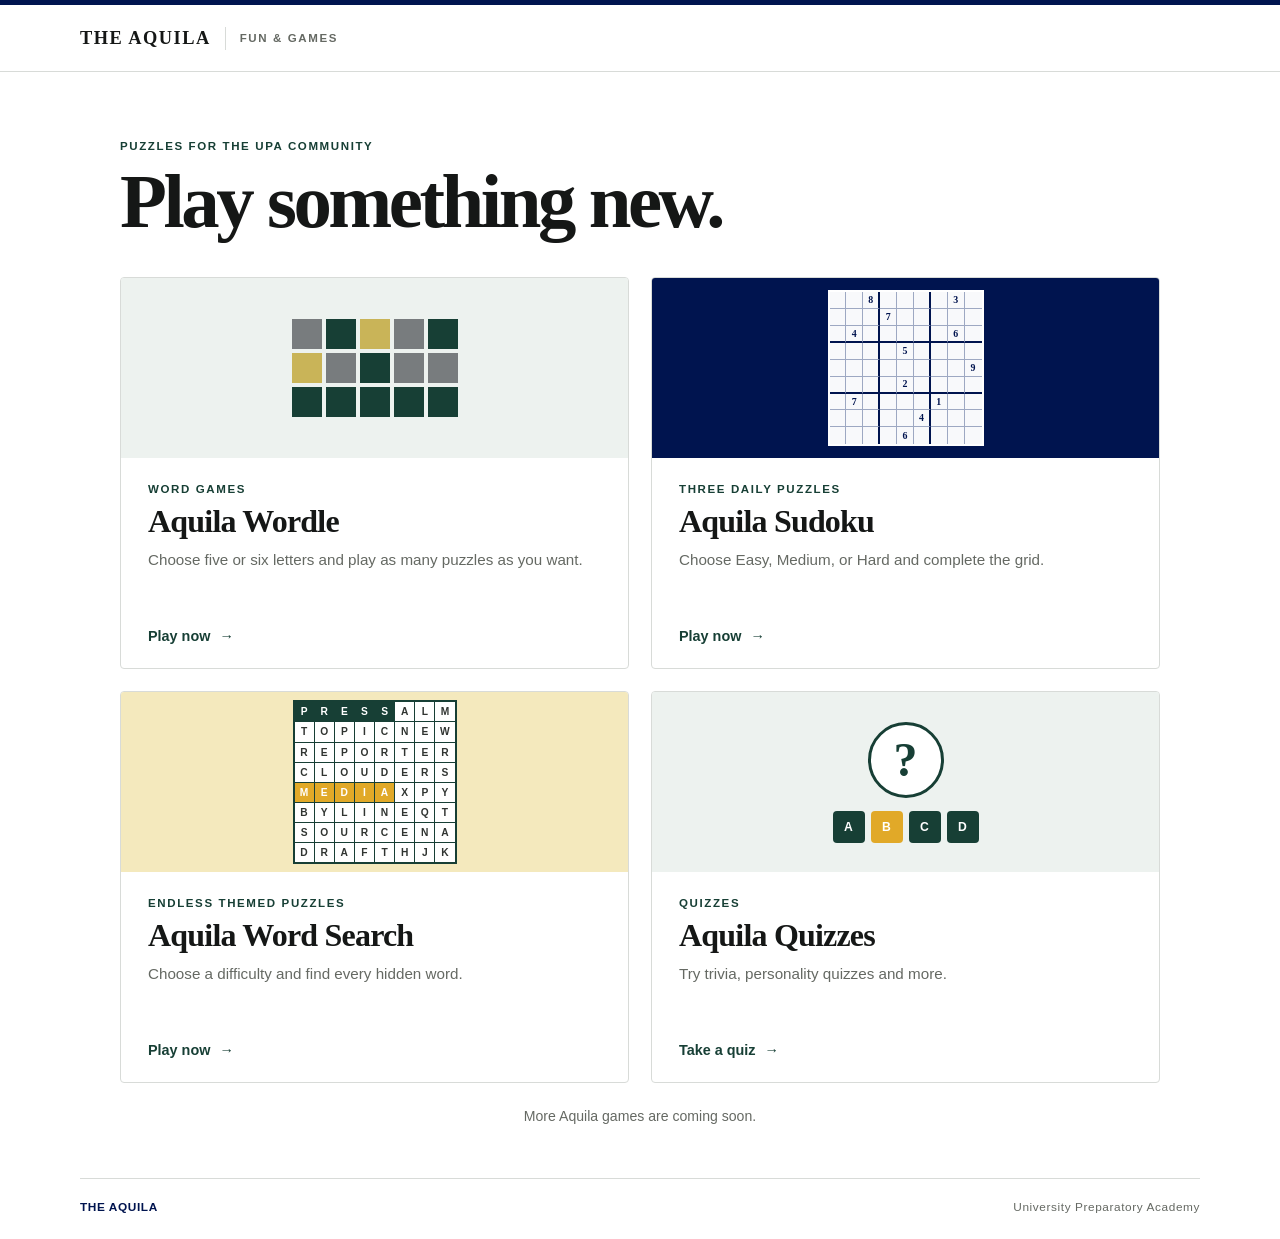
<file: index.html>
<!doctype html>
<html lang="en">
  <head>
    <meta charset="UTF-8">
    <meta name="viewport" content="width=device-width, initial-scale=1.0">
    <meta name="description" content="Daily games and puzzles from The Aquila at University Preparatory Academy.">
    <title>Fun &amp; Games | The Aquila</title>
    <link rel="stylesheet" href="./styles.css?v=7">
  </head>
  <body>
    <header class="masthead">
      <div class="masthead-inner">
        <a class="brand-lockup" href="https://upaquila.org" aria-label="Return to The Aquila">
          <span class="brand-name">THE AQUILA</span>
          <span class="brand-divider" aria-hidden="true"></span>
          <span class="brand-section">FUN &amp; GAMES</span>
        </a>
      </div>
    </header>

    <main>
      <section class="intro">
        <p class="eyebrow">PUZZLES FOR THE UPA COMMUNITY</p>
        <h1>Play something new.</h1>
      </section>

      <section class="game-grid" aria-label="Available games">
        <a class="game-card wordle-card" href="./wordle-choice/">
          <div class="card-art wordle-art" aria-hidden="true">
            <div class="wordle-preview">
              <span></span><span></span><span></span><span></span><span></span>
              <span></span><span></span><span></span><span></span><span></span>
              <span></span><span></span><span></span><span></span><span></span>
            </div>
          </div>
          <div class="card-copy">
            <div>
              <p class="card-label">WORD GAMES</p>
              <h2>Aquila Wordle</h2>
              <p>Choose five or six letters and play as many puzzles as you want.</p>
            </div>
            <span class="play-link">Play now <span aria-hidden="true">→</span></span>
          </div>
        </a>

        <a class="game-card sudoku-card" href="./sudoku/">
          <div class="card-art sudoku-art" aria-hidden="true">
            <div class="sudoku-preview" id="sudoku-preview"></div>
          </div>
          <div class="card-copy">
            <div>
              <p class="card-label">THREE DAILY PUZZLES</p>
              <h2>Aquila Sudoku</h2>
              <p>Choose Easy, Medium, or Hard and complete the grid.</p>
            </div>
            <span class="play-link">Play now <span aria-hidden="true">→</span></span>
          </div>
        </a>

        <a class="game-card word-search-card" href="./word-search/">
          <div class="card-art word-search-art" aria-hidden="true">
            <div class="word-search-preview" id="word-search-preview"></div>
          </div>
          <div class="card-copy">
            <div>
              <p class="card-label">ENDLESS THEMED PUZZLES</p>
              <h2>Aquila Word Search</h2>
              <p>Choose a difficulty and find every hidden word.</p>
            </div>
            <span class="play-link">Play now <span aria-hidden="true">→</span></span>
          </div>
        </a>

        <a class="game-card quizzes-card" href="./quizzes/">
          <div class="card-art quizzes-art" aria-hidden="true">
            <div class="quizzes-preview">
              <strong>?</strong>
              <div><span>A</span><span>B</span><span>C</span><span>D</span></div>
            </div>
          </div>
          <div class="card-copy">
            <div>
              <p class="card-label">QUIZZES</p>
              <h2>Aquila Quizzes</h2>
              <p>Try trivia, personality quizzes and more.</p>
            </div>
            <span class="play-link">Take a quiz <span aria-hidden="true">→</span></span>
          </div>
        </a>
      </section>

      <p class="coming-soon">More Aquila games are coming soon.</p>
    </main>

    <footer>
      <span>THE AQUILA</span>
      <span>University Preparatory Academy</span>
    </footer>
    <script>
      const parameters = new URLSearchParams(location.search)
      if (parameters.get("embed") === "1") {
        document.documentElement.classList.add("embed-page")
        document.querySelectorAll(".game-card").forEach((card) => {
          const destination = new URL(card.href)
          destination.searchParams.set("embed", "1")
          destination.searchParams.set("v", "20")
          card.href = destination
          card.addEventListener("click", () => window.scrollTo({ top: 0, behavior: "auto" }))
        })
      }

      const sudokuPreview = document.querySelector("#sudoku-preview")
      const previewValues = new Map([[2, 8], [7, 3], [12, 7], [19, 4], [25, 6], [31, 5], [44, 9], [49, 2], [55, 7], [60, 1], [68, 4], [76, 6]])
      for (let cellIndex = 0; cellIndex < 81; cellIndex += 1) {
        const cell = document.createElement("span")
        cell.textContent = previewValues.get(cellIndex) || ""
        sudokuPreview.appendChild(cell)
      }

      const wordSearchPreview = document.querySelector("#word-search-preview")
      const previewLetters = "PRESSALMTOPICNEWREPORTERCLOUDERSMEDIAXPYBYLINEQTSOURCENADRAFTHJK"
      const previewHighlights = new Map([[0, "green"], [1, "green"], [2, "green"], [3, "green"], [4, "green"], [32, "gold"], [33, "gold"], [34, "gold"], [35, "gold"], [36, "gold"]])
      previewLetters.split("").forEach((letter, index) => {
        const cell = document.createElement("span")
        cell.textContent = letter
        if (previewHighlights.has(index)) cell.className = previewHighlights.get(index)
        wordSearchPreview.appendChild(cell)
      })
    </script>
  </body>
</html>
</file>
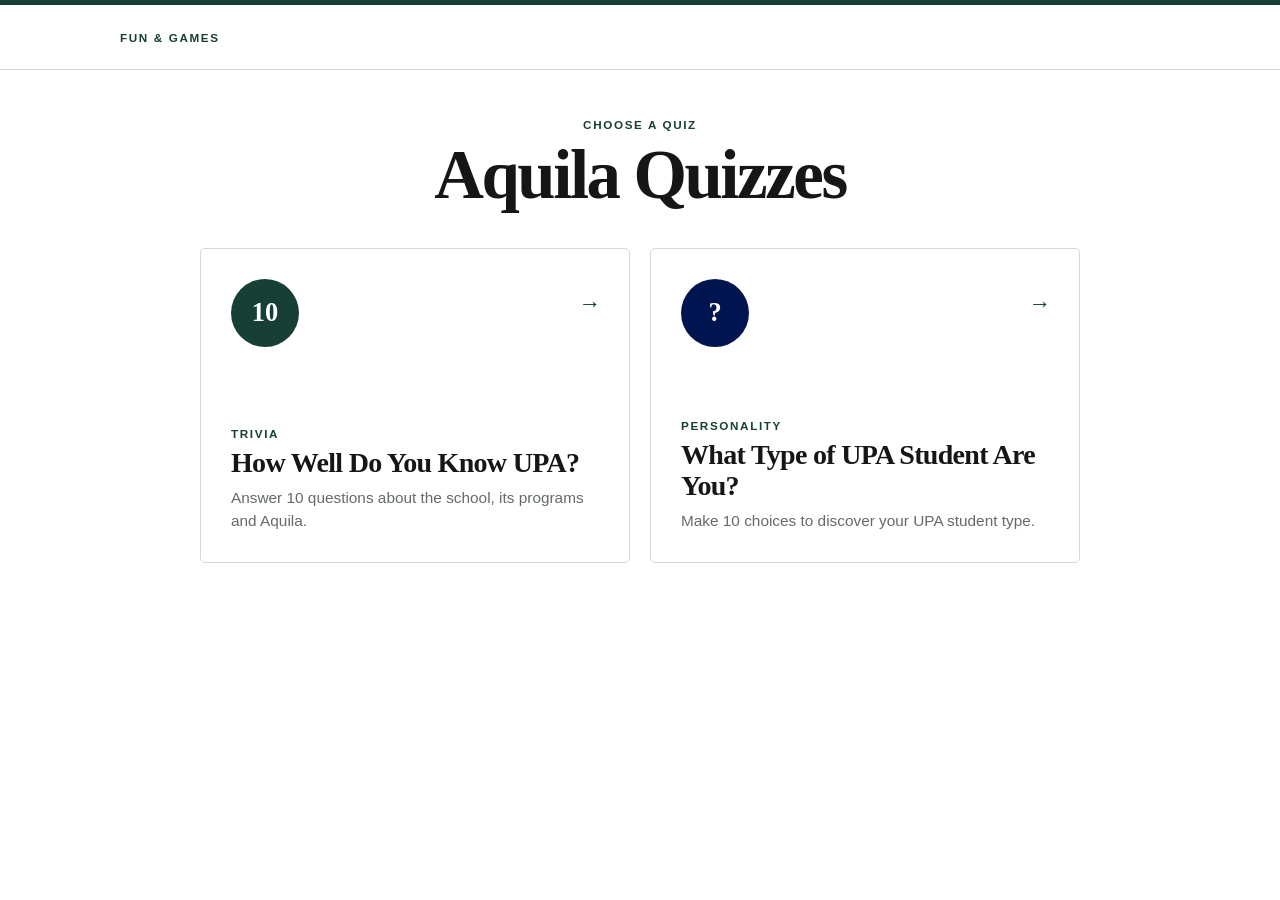
<file: quizzes/index.html>
<!doctype html>
<html lang="en">
  <head>
    <meta charset="UTF-8">
    <meta name="viewport" content="width=device-width, initial-scale=1.0">
    <meta name="description" content="UPA trivia and student personality quizzes from Aquila.">
    <title>Aquila Quizzes</title>
    <link rel="stylesheet" href="./styles.css?v=1">
  </head>
  <body>
    <main class="quiz-shell">
      <header class="masthead">
        <div class="masthead-inner"><span>FUN &amp; GAMES</span></div>
      </header>

      <section class="quiz-area">
        <section class="chooser" id="chooser" aria-labelledby="chooser-title">
          <p class="eyebrow">CHOOSE A QUIZ</p>
          <h1 id="chooser-title">Aquila Quizzes</h1>
          <div class="quiz-choices">
            <button class="quiz-choice knowledge-choice" type="button" data-start="knowledge">
              <span class="choice-mark">10</span>
              <span class="choice-copy">
                <small>TRIVIA</small>
                <strong>How Well Do You Know UPA?</strong>
                <span>Answer 10 questions about the school, its programs and Aquila.</span>
              </span>
              <span class="choice-arrow" aria-hidden="true">→</span>
            </button>
            <button class="quiz-choice personality-choice" type="button" data-start="personality">
              <span class="choice-mark">?</span>
              <span class="choice-copy">
                <small>PERSONALITY</small>
                <strong>What Type of UPA Student Are You?</strong>
                <span>Make 10 choices to discover your UPA student type.</span>
              </span>
              <span class="choice-arrow" aria-hidden="true">→</span>
            </button>
          </div>
        </section>

        <section class="quiz-view" id="quiz-view" hidden aria-live="polite">
          <div class="quiz-topbar">
            <button class="text-button" id="back-button" type="button">← All quizzes</button>
            <span id="quiz-name"></span>
          </div>
          <div class="progress-track" aria-hidden="true"><span id="progress-bar"></span></div>
          <article class="question-card">
            <p class="question-count" id="question-count"></p>
            <h1 id="question-text"></h1>
            <div class="answers" id="answers"></div>
            <button class="next-button" id="next-button" type="button" disabled>Next question</button>
          </article>
        </section>

        <section class="result-view" id="result-view" hidden aria-live="polite">
          <p class="eyebrow" id="result-eyebrow"></p>
          <div class="result-mark" id="result-mark"></div>
          <h1 id="result-title"></h1>
          <p class="result-description" id="result-description"></p>
          <div class="result-actions">
            <button class="primary-button" id="restart-button" type="button">Take it again</button>
            <button class="secondary-button" id="choose-button" type="button">Choose another quiz</button>
          </div>
          <p class="disclaimer" id="disclaimer" hidden>This personality quiz is just for fun.</p>
        </section>
      </section>
    </main>
    <script src="./quiz.js?v=2"></script>
  </body>
</html>
</file>
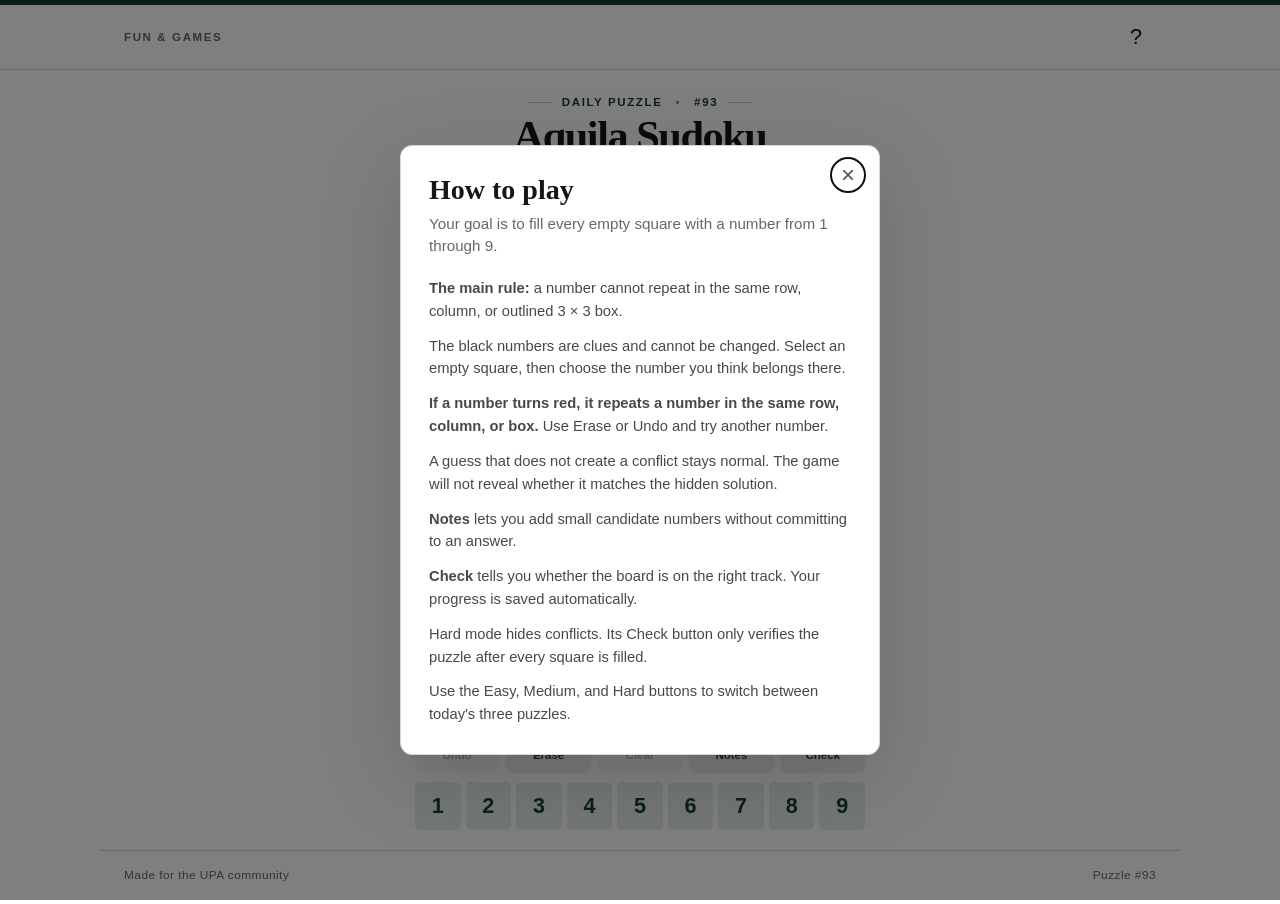
<file: sudoku/index.html>
<!doctype html>
<html lang="en">
  <head>
    <meta charset="UTF-8">
    <meta name="viewport" content="width=device-width, initial-scale=1.0">
    <meta name="description" content="The Aquila's daily Sudoku game for the UPA community.">
    <title>Aquila Sudoku | The Aquila</title>
    <link rel="stylesheet" href="./styles.css?v=7">
  </head>
  <body>
    <main class="game-shell">
      <header class="masthead">
        <div class="masthead-inner">
          <div class="brand-lockup" aria-label="Fun and Games">
            <span class="brand-section">FUN &amp; GAMES</span>
          </div>
          <button class="icon-button" id="help-button" type="button" aria-label="How to play">?</button>
        </div>
      </header>

      <section class="game-area" aria-labelledby="game-title">
        <div class="title-row">
          <div class="title-block">
            <p class="edition-label">DAILY PUZZLE <span aria-hidden="true">•</span> <span id="puzzle-number"></span></p>
            <h1 id="game-title">Aquila Sudoku</h1>
          </div>
          <button class="inline-help" id="embed-help-button" type="button" aria-label="How to play">?</button>
        </div>

        <div class="difficulty-tabs" role="group" aria-label="Puzzle difficulty">
          <button type="button" data-difficulty="easy">Easy</button>
          <button type="button" data-difficulty="medium">Medium</button>
          <button type="button" data-difficulty="hard">Hard</button>
        </div>

        <div class="game-status" aria-label="Game status">
          <span id="difficulty-label">Medium</span>
          <span class="status-divider" aria-hidden="true"></span>
          <span id="timer">00:00</span>
          <span class="status-divider" id="conflict-divider" aria-hidden="true"></span>
          <span id="conflicts">No conflicts</span>
        </div>

        <div class="board" id="board" role="grid" aria-label="Sudoku board"></div>

        <div class="tool-row" aria-label="Puzzle tools">
          <button class="tool-button" id="undo-button" type="button">
            <span class="tool-icon" aria-hidden="true">↶</span>
            <span>Undo</span>
          </button>
          <button class="tool-button" id="erase-button" type="button">
            <span class="tool-icon erase-icon" aria-hidden="true">⌫</span>
            <span>Erase</span>
          </button>
          <button class="tool-button" id="clear-board-button" type="button">
            <span class="tool-icon" aria-hidden="true">↺</span>
            <span>Clear</span>
          </button>
          <button class="tool-button" id="notes-button" type="button" aria-pressed="false">
            <span class="tool-icon notes-icon" aria-hidden="true">✎</span>
            <span>Notes</span>
            <span class="notes-state" id="notes-state">Off</span>
          </button>
          <button class="tool-button" id="check-button" type="button">
            <span class="tool-icon" aria-hidden="true">✓</span>
            <span>Check</span>
          </button>
        </div>

        <div class="number-pad" id="number-pad" aria-label="Number pad"></div>
        <button class="view-result" id="view-result" type="button" hidden>View your result</button>
      </section>

      <footer class="site-footer">
        <span>Made for the UPA community</span>
        <span id="footer-puzzle"></span>
      </footer>
    </main>

    <div class="toast" id="toast" role="status" aria-live="polite"></div>

    <dialog class="modal" id="help-dialog">
      <button class="modal-close" type="button" aria-label="Close">×</button>
      <h2>How to play</h2>
      <p class="modal-subtitle">Your goal is to fill every empty square with a number from 1 through 9.</p>
      <div class="help-copy">
        <p><strong>The main rule:</strong> a number cannot repeat in the same row, column, or outlined 3 × 3 box.</p>
        <p>The black numbers are clues and cannot be changed. Select an empty square, then choose the number you think belongs there.</p>
        <p><strong>If a number turns red, it repeats a number in the same row, column, or box.</strong> Use Erase or Undo and try another number.</p>
        <p>A guess that does not create a conflict stays normal. The game will not reveal whether it matches the hidden solution.</p>
        <p><strong>Notes</strong> lets you add small candidate numbers without committing to an answer.</p>
        <p><strong>Check</strong> tells you whether the board is on the right track. Your progress is saved automatically.</p>
        <p>Hard mode hides conflicts. Its Check button only verifies the puzzle after every square is filled.</p>
        <p>Use the Easy, Medium, and Hard buttons to switch between today's three puzzles.</p>
      </div>
    </dialog>

    <dialog class="modal result-dialog" id="result-dialog">
      <button class="modal-close" type="button" aria-label="Close">×</button>
      <div class="result-mark" aria-hidden="true">✓</div>
      <p class="result-kicker" id="result-kicker"></p>
      <h2>Puzzle complete</h2>
      <p class="modal-subtitle">Nicely solved.</p>
      <div class="result-stats">
        <div><strong id="result-time"></strong><span>Time</span></div>
        <div><strong id="result-difficulty"></strong><span>Difficulty</span></div>
      </div>
      <button class="action-button" id="done-button" type="button">Done</button>
    </dialog>

    <dialog class="modal confirm-dialog" id="clear-dialog">
      <button class="modal-close" type="button" aria-label="Close">×</button>
      <h2>Clear all entries?</h2>
      <p class="modal-subtitle">This removes every number and note you entered in this puzzle. The original clues will stay.</p>
      <div class="modal-actions">
        <button class="secondary-button" id="cancel-clear-button" type="button">Cancel</button>
        <button class="action-button" id="confirm-clear-button" type="button">Clear entries</button>
      </div>
    </dialog>

    <script src="./game.js?v=7"></script>
  </body>
</html>
</file>
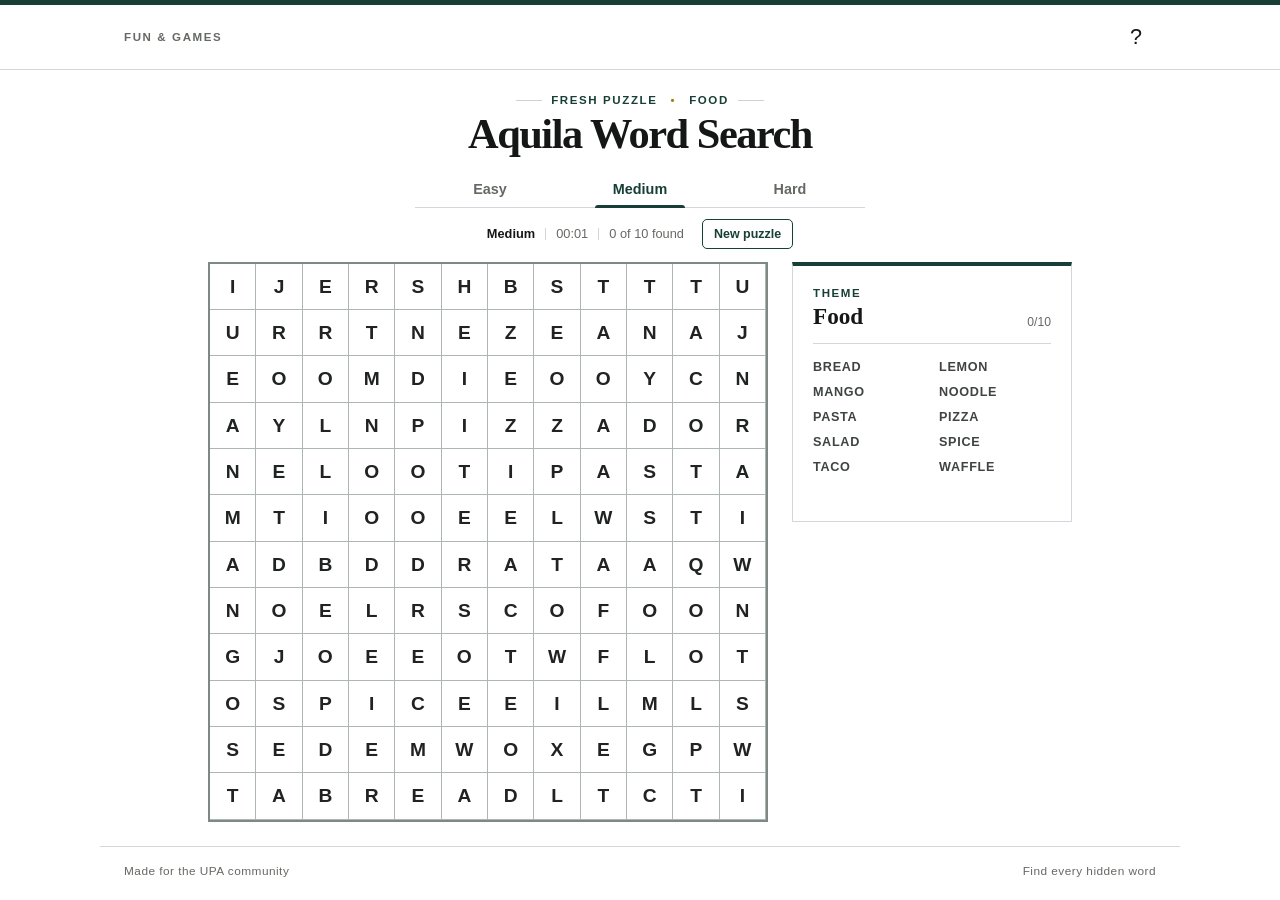
<file: word-search/index.html>
<!doctype html>
<html lang="en">
  <head>
    <meta charset="UTF-8">
    <meta name="viewport" content="width=device-width, initial-scale=1.0">
    <meta name="description" content="Aquila Word Search with fresh themed puzzles for the UPA community.">
    <title>Aquila Word Search | The Aquila</title>
    <link rel="stylesheet" href="./styles.css?v=3">
  </head>
  <body>
    <main class="game-shell">
      <header class="masthead">
        <div class="masthead-inner">
          <div class="brand-lockup" aria-label="Fun and Games">
            <span class="brand-section">FUN &amp; GAMES</span>
          </div>
          <button class="icon-button" id="help-button" type="button" aria-label="How to play">?</button>
        </div>
      </header>

      <section class="game-area" aria-labelledby="game-title">
        <div class="title-row">
          <div class="title-block">
            <p class="edition-label">FRESH PUZZLE <span aria-hidden="true">•</span> <span id="theme-label">LOADING</span></p>
            <h1 id="game-title">Aquila Word Search</h1>
          </div>
          <button class="inline-help" id="embed-help-button" type="button" aria-label="How to play">?</button>
        </div>

        <div class="difficulty-tabs" role="group" aria-label="Puzzle difficulty">
          <button type="button" data-difficulty="easy">Easy</button>
          <button type="button" data-difficulty="medium">Medium</button>
          <button type="button" data-difficulty="hard">Hard</button>
        </div>

        <div class="game-status" aria-label="Game status">
          <span id="difficulty-label">Medium</span>
          <span class="status-divider" aria-hidden="true"></span>
          <span id="timer">00:00</span>
          <span class="status-divider" aria-hidden="true"></span>
          <span id="found-count">0 of 10 found</span>
          <button class="new-puzzle-button" id="new-puzzle-button" type="button">New puzzle</button>
        </div>

        <div class="puzzle-layout">
          <div class="board" id="board" role="grid" aria-label="Word search board"></div>
          <aside class="word-panel" aria-labelledby="word-list-title">
            <div class="word-panel-heading">
              <div>
                <p>THEME</p>
                <h2 id="word-list-title"></h2>
              </div>
              <span id="panel-progress"></span>
            </div>
            <div class="word-list" id="word-list"></div>
          </aside>
        </div>
      </section>

      <footer class="site-footer">
        <span>Made for the UPA community</span>
        <span>Find every hidden word</span>
      </footer>
    </main>

    <div class="toast" id="toast" role="status" aria-live="polite"></div>

    <dialog class="modal" id="help-dialog">
      <button class="modal-close" type="button" aria-label="Close">×</button>
      <h2>How to play</h2>
      <div class="help-copy">
        <p>Find every word listed beside the grid.</p>
        <p>Drag from the first letter to the last letter. Words may run horizontally, vertically, or diagonally.</p>
        <p>Medium and Hard puzzles use more directions. Hard words may also be written backward.</p>
        <p>Choose a difficulty or select <strong>New puzzle</strong> whenever you want a different theme and grid.</p>
      </div>
    </dialog>

    <dialog class="modal result-dialog" id="result-dialog">
      <button class="modal-close" type="button" aria-label="Close">×</button>
      <div class="result-mark" aria-hidden="true">✓</div>
      <p class="result-kicker" id="result-kicker"></p>
      <h2>All words found</h2>
      <p class="modal-subtitle">Nice searching.</p>
      <div class="result-stats">
        <div><strong id="result-time"></strong><span>Time</span></div>
        <div><strong id="result-difficulty"></strong><span>Difficulty</span></div>
      </div>
      <button class="action-button" id="play-again-button" type="button">New puzzle</button>
    </dialog>

    <script src="./game.js?v=1"></script>
  </body>
</html>
</file>
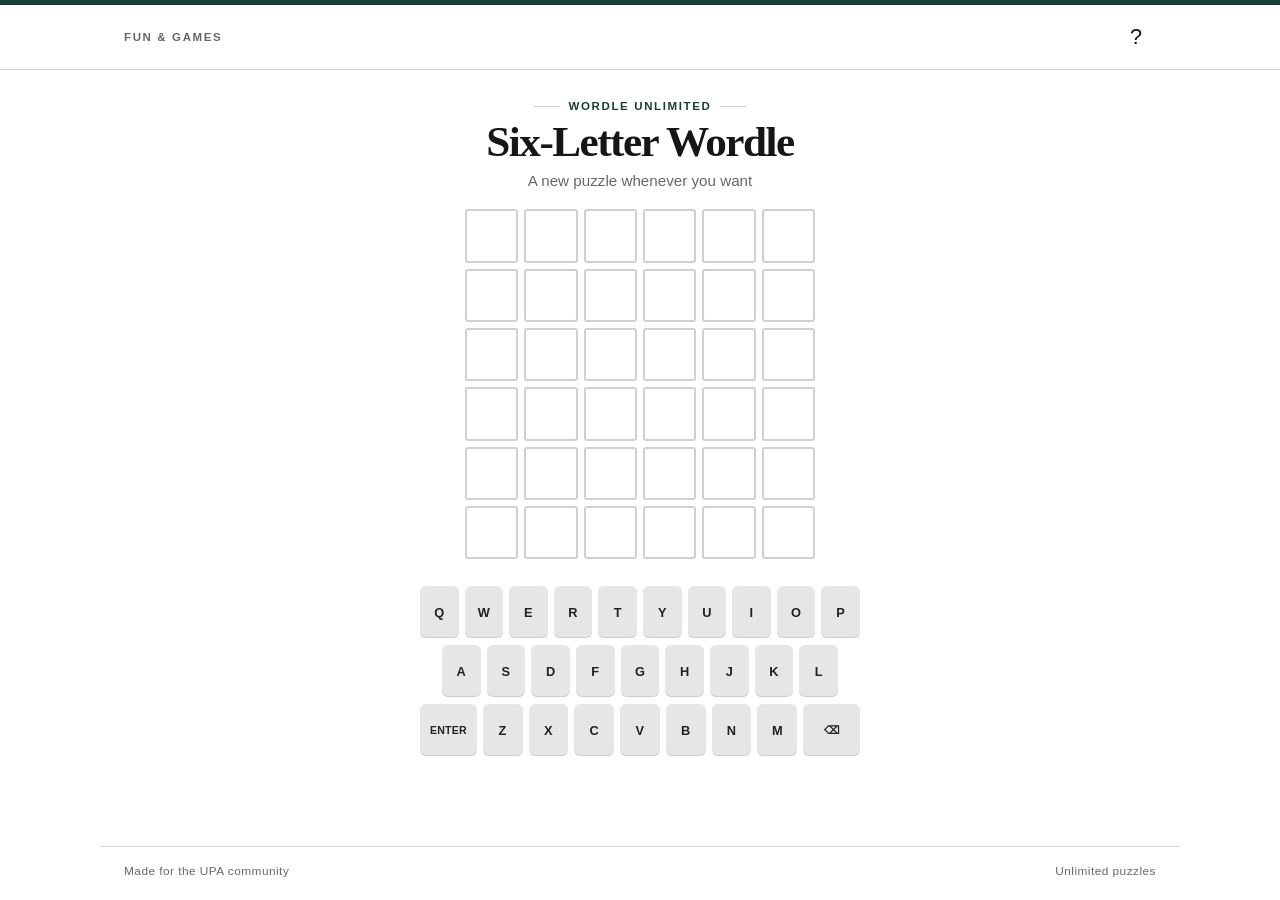
<file: wordle-6/index.html>
<!doctype html>
<html lang="en">
  <head>
    <meta charset="UTF-8">
    <meta name="viewport" content="width=device-width, initial-scale=1.0">
    <meta name="description" content="An unlimited six-letter word game for the UPA community.">
    <title>Six-Letter Wordle | Fun &amp; Games</title>
    <link rel="stylesheet" href="./styles.css?v=2">
  </head>
  <body>
    <main class="game-shell">
      <header class="masthead">
        <div class="masthead-inner">
          <div class="brand-lockup" aria-label="Fun and Games">
            <span class="brand-section">FUN &amp; GAMES</span>
          </div>
          <button class="icon-button" id="help-button" type="button" aria-label="How to play">?</button>
        </div>
      </header>

      <section class="game-area" aria-labelledby="game-title">
        <div class="title-block">
          <p class="edition-label">WORDLE UNLIMITED</p>
          <h1 id="game-title">Six-Letter Wordle</h1>
          <p>A new puzzle whenever you want</p>
        </div>

        <div class="board" id="board" aria-label="Word guessing board" aria-live="polite"></div>
        <div class="keyboard" id="keyboard" aria-label="On-screen keyboard"></div>
        <button class="view-result" id="view-result" type="button" hidden>View your result</button>
      </section>

      <footer class="site-footer">
        <span>Made for the UPA community</span>
        <span>Unlimited puzzles</span>
      </footer>
    </main>

    <div class="toast" id="toast" role="status" aria-live="polite"></div>

    <dialog class="modal" id="help-dialog">
      <button class="modal-close" type="button" aria-label="Close">×</button>
      <h2>How to play</h2>
      <p class="modal-subtitle">Guess the six-letter word in six tries.</p>
      <div class="help-copy">
        <p>Each guess must be a valid six-letter word. The color of the tiles changes to show how close your guess was.</p>
        <div class="example-row" aria-label="P is in the correct position">
          <span class="example-tile correct">P</span><span class="example-tile">L</span><span class="example-tile">A</span><span class="example-tile">N</span><span class="example-tile">E</span><span class="example-tile">T</span>
        </div>
        <p><strong>P</strong> is in the word and in the correct spot.</p>
        <div class="example-row" aria-label="R is in the word but in the wrong position">
          <span class="example-tile">S</span><span class="example-tile">T</span><span class="example-tile present">R</span><span class="example-tile">E</span><span class="example-tile">A</span><span class="example-tile">M</span>
        </div>
        <p><strong>R</strong> is in the word but in the wrong spot.</p>
        <div class="example-row" aria-label="N is not in the word">
          <span class="example-tile">B</span><span class="example-tile">R</span><span class="example-tile">A</span><span class="example-tile absent">N</span><span class="example-tile">C</span><span class="example-tile">H</span>
        </div>
        <p><strong>N</strong> is not in the word.</p>
      </div>
    </dialog>

    <dialog class="modal result-dialog" id="result-dialog">
      <button class="modal-close" type="button" aria-label="Close">×</button>
      <div class="result-header">
        <span class="result-kicker" id="result-kicker"></span>
        <h2 id="result-title"></h2>
        <p class="modal-subtitle" id="result-description"></p>
      </div>
      <div class="mini-grid" id="mini-grid" aria-label="Your results"></div>
      <button class="new-puzzle-button" id="new-puzzle-button" type="button">New puzzle</button>
    </dialog>

    <script src="./valid-words.js?v=1"></script>
    <script src="./game.js?v=3"></script>
  </body>
</html>
</file>
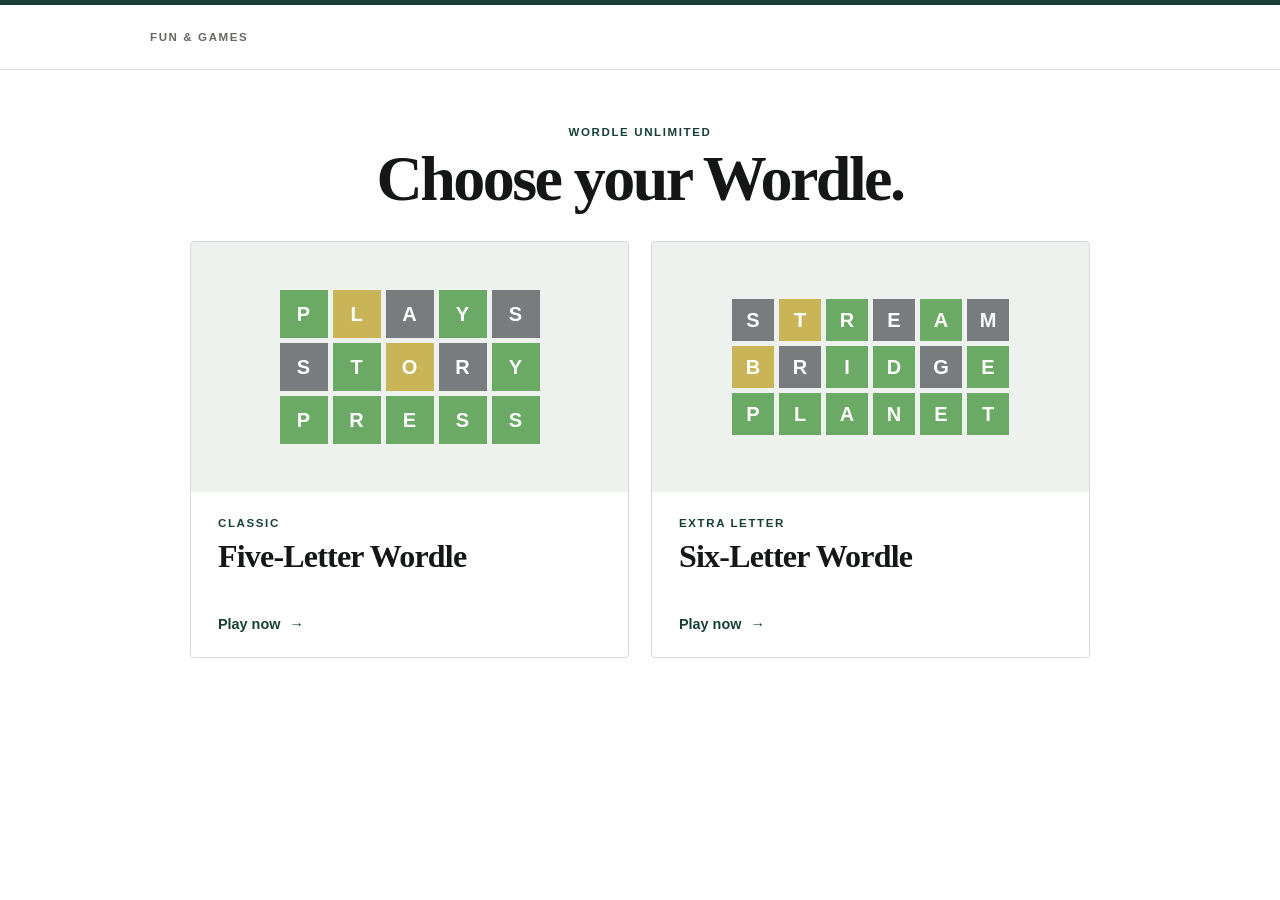
<file: wordle-choice/index.html>
<!doctype html>
<html lang="en">
  <head>
    <meta charset="UTF-8">
    <meta name="viewport" content="width=device-width, initial-scale=1.0">
    <meta name="description" content="Choose an unlimited five-letter or six-letter Wordle puzzle.">
    <title>Choose a Wordle | Fun &amp; Games</title>
    <link rel="stylesheet" href="./styles.css?v=1">
  </head>
  <body>
    <main class="choice-shell">
      <header class="masthead">
        <div class="masthead-inner"><span>FUN &amp; GAMES</span></div>
      </header>

      <section class="choice-area" aria-labelledby="choice-title">
        <div class="title-block">
          <p>WORDLE UNLIMITED</p>
          <h1 id="choice-title">Choose your Wordle.</h1>
        </div>

        <div class="choice-grid">
          <a class="mode-card" href="../wordle/">
            <div class="preview five-preview" aria-hidden="true">
              <span class="correct">P</span><span class="present">L</span><span class="absent">A</span><span class="correct">Y</span><span class="absent">S</span>
              <span class="absent">S</span><span class="correct">T</span><span class="present">O</span><span class="absent">R</span><span class="correct">Y</span>
              <span class="correct">P</span><span class="correct">R</span><span class="correct">E</span><span class="correct">S</span><span class="correct">S</span>
            </div>
            <div class="mode-copy">
              <p>CLASSIC</p>
              <h2>Five-Letter Wordle</h2>
              <span>Play now <b aria-hidden="true">→</b></span>
            </div>
          </a>

          <a class="mode-card" href="../wordle-6/">
            <div class="preview six-preview" aria-hidden="true">
              <span class="absent">S</span><span class="present">T</span><span class="correct">R</span><span class="absent">E</span><span class="correct">A</span><span class="absent">M</span>
              <span class="present">B</span><span class="absent">R</span><span class="correct">I</span><span class="correct">D</span><span class="absent">G</span><span class="correct">E</span>
              <span class="correct">P</span><span class="correct">L</span><span class="correct">A</span><span class="correct">N</span><span class="correct">E</span><span class="correct">T</span>
            </div>
            <div class="mode-copy">
              <p>EXTRA LETTER</p>
              <h2>Six-Letter Wordle</h2>
              <span>Play now <b aria-hidden="true">→</b></span>
            </div>
          </a>
        </div>
      </section>
    </main>

    <script>
      const parameters = new URLSearchParams(location.search)
      if (parameters.get("embed") === "1") {
        document.documentElement.classList.add("embed-page")
        document.querySelectorAll(".mode-card").forEach((card) => {
          const destination = new URL(card.href)
          destination.searchParams.set("embed", "1")
          destination.searchParams.set("v", "20")
          card.href = destination
          card.addEventListener("click", () => window.scrollTo({ top: 0, behavior: "auto" }))
        })
      }
    </script>
  </body>
</html>
</file>
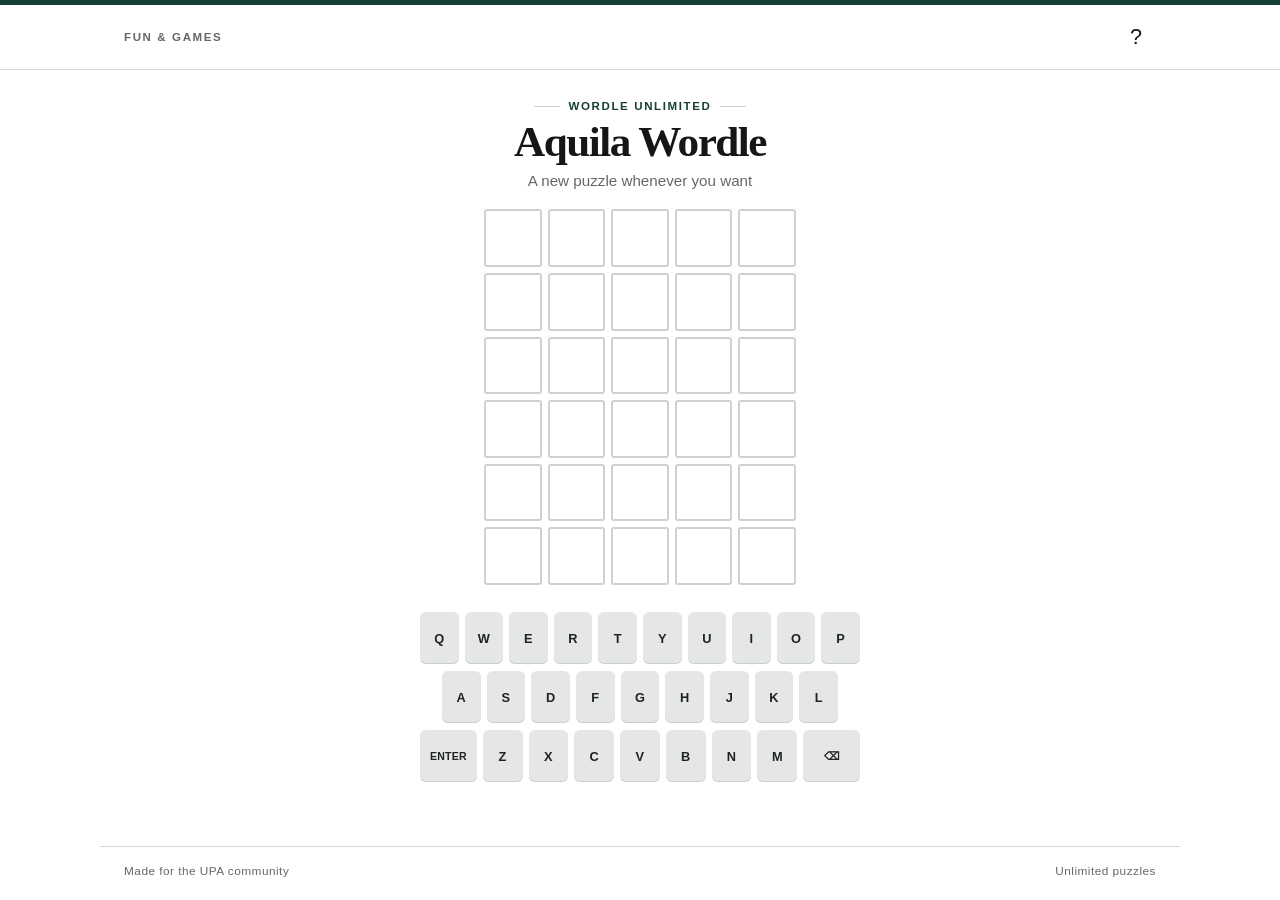
<file: wordle/index.html>
<!doctype html>
<html lang="en">
  <head>
    <meta charset="UTF-8">
    <meta name="viewport" content="width=device-width, initial-scale=1.0">
    <meta name="description" content="An unlimited five-letter word game for the UPA community.">
    <title>Aquila Wordle | The Aquila</title>
    <link rel="stylesheet" href="./styles.css?v=11">
  </head>
  <body>
    <main class="game-shell">
      <header class="masthead">
        <div class="masthead-inner">
          <div class="brand-lockup" aria-label="Fun and Games">
            <span class="brand-section">FUN &amp; GAMES</span>
          </div>
          <button class="icon-button" id="help-button" type="button" aria-label="How to play">?</button>
        </div>
      </header>

      <section class="game-area" aria-labelledby="game-title">
        <div class="title-block">
          <p class="edition-label">WORDLE UNLIMITED</p>
          <h1 id="game-title">Aquila Wordle</h1>
          <p>A new puzzle whenever you want</p>
        </div>

        <div class="board" id="board" aria-label="Word guessing board" aria-live="polite"></div>
        <div class="keyboard" id="keyboard" aria-label="On-screen keyboard"></div>
        <button class="view-result" id="view-result" type="button" hidden>View your result</button>
      </section>

      <footer class="site-footer">
        <span>Made for the UPA community</span>
        <span>Unlimited puzzles</span>
      </footer>
    </main>

    <div class="toast" id="toast" role="status" aria-live="polite"></div>

    <dialog class="modal" id="help-dialog">
      <button class="modal-close" type="button" aria-label="Close">×</button>
      <h2>How to play</h2>
      <p class="modal-subtitle">Guess the five-letter word in six tries.</p>
      <div class="help-copy">
        <p>Each guess must be a valid five-letter word. The color of the tiles changes to show how close your guess was.</p>
        <div class="example-row" aria-label="P is in the correct position">
          <span class="example-tile correct">P</span><span class="example-tile">L</span><span class="example-tile">A</span><span class="example-tile">Y</span><span class="example-tile">S</span>
        </div>
        <p><strong>P</strong> is in the word and in the correct spot.</p>
        <div class="example-row" aria-label="R is in the word but in the wrong position">
          <span class="example-tile">G</span><span class="example-tile present">R</span><span class="example-tile">A</span><span class="example-tile">D</span><span class="example-tile">E</span>
        </div>
        <p><strong>R</strong> is in the word but in the wrong spot.</p>
        <div class="example-row" aria-label="N is not in the word">
          <span class="example-tile">S</span><span class="example-tile">T</span><span class="example-tile absent">N</span><span class="example-tile">D</span><span class="example-tile">S</span>
        </div>
        <p><strong>N</strong> is not in the word.</p>
      </div>
    </dialog>

    <dialog class="modal result-dialog" id="result-dialog">
      <button class="modal-close" type="button" aria-label="Close">×</button>
      <div class="result-header">
        <span class="result-kicker" id="result-kicker"></span>
        <h2 id="result-title"></h2>
        <p class="modal-subtitle" id="result-description"></p>
      </div>
      <div class="mini-grid" id="mini-grid" aria-label="Your results"></div>
      <button class="new-puzzle-button" id="new-puzzle-button" type="button">New puzzle</button>
    </dialog>

    <script src="./valid-words.js?v=1"></script>
    <script src="./game.js?v=13"></script>
  </body>
</html>
</file>
<file: styles.css>
:root {
  --navy: #00144f;
  --gold: #e1a928;
  --green: #173f35;
  --ink: #151716;
  --muted: #656963;
  --line: #d8dbd8;
  --paper: #ffffff;
  --soft: #f4f6f5;
}

* { box-sizing: border-box; }
body { margin: 0; background: var(--paper); color: var(--ink); font-family: "Helvetica Neue", Helvetica, Arial, sans-serif; }
a { color: inherit; }
.masthead { border-top: 5px solid var(--navy); border-bottom: 1px solid var(--line); }
.masthead-inner { width: min(100% - 32px, 1120px); min-height: 66px; margin: 0 auto; display: flex; align-items: center; }
.brand-lockup { display: flex; align-items: center; gap: 14px; text-decoration: none; }
.brand-name { font-family: Georgia, "Times New Roman", serif; font-size: 1.15rem; font-weight: 800; letter-spacing: 0.08em; }
.brand-divider { width: 1px; height: 23px; background: var(--line); }
.brand-section, .eyebrow, .card-label { font-size: 0.72rem; font-weight: 750; letter-spacing: 0.14em; }
.brand-section { color: var(--muted); }
main { width: min(100% - 32px, 1040px); margin: 0 auto; padding: 68px 0 54px; }
.intro { max-width: 650px; margin-bottom: 38px; }
.eyebrow { margin: 0 0 12px; color: var(--green); }
.intro h1 { margin: 0; font-family: Georgia, "Times New Roman", serif; font-size: clamp(2.7rem, 8vw, 4.8rem); line-height: 0.98; letter-spacing: -0.045em; }
.intro > p:last-child { max-width: 560px; margin: 18px 0 0; color: var(--muted); font-size: 1.05rem; line-height: 1.55; }
.game-grid { display: grid; grid-template-columns: repeat(2, minmax(0, 1fr)); gap: 22px; }
.game-card { min-height: 390px; display: grid; grid-template-rows: 180px 1fr; overflow: hidden; border: 1px solid var(--line); border-radius: 4px; background: var(--paper); text-decoration: none; transition: transform 160ms ease, box-shadow 160ms ease; }
.game-card:hover { transform: translateY(-3px); box-shadow: 0 14px 38px rgb(15 27 22 / 0.1); }
.game-card:focus-visible { outline: 3px solid var(--gold); outline-offset: 3px; }
.card-art { display: grid; place-content: center; background: var(--soft); }
.wordle-art { background: #edf2ef; }
.wordle-preview { display: grid; grid-template-columns: repeat(5, 30px); gap: 4px; }
.wordle-preview span { width: 30px; height: 30px; border: 2px solid #cfd3d0; background: #fff; }
.wordle-preview span:nth-child(1), .wordle-preview span:nth-child(4), .wordle-preview span:nth-child(7), .wordle-preview span:nth-child(9), .wordle-preview span:nth-child(10) { border-color: #787c7e; background: #787c7e; }
.wordle-preview span:nth-child(3), .wordle-preview span:nth-child(6) { border-color: #c9b458; background: #c9b458; }
.wordle-preview span:nth-child(2), .wordle-preview span:nth-child(5), .wordle-preview span:nth-child(8), .wordle-preview span:nth-child(n+11) { border-color: var(--green); background: var(--green); }
.sudoku-art { background: var(--navy); }
.sudoku-preview { width: 156px; height: 156px; display: grid; grid-template-columns: repeat(9, 1fr); grid-template-rows: repeat(9, 1fr); border: 2px solid #fff; background: #f8f9fb; }
.sudoku-preview > span { display: grid; place-items: center; border-right: 1px solid #9da8c2; border-bottom: 1px solid #9da8c2; background: #f8f9fb; color: var(--navy); font-family: Georgia, "Times New Roman", serif; font-size: 0.62rem; font-weight: 700; line-height: 1; }
.sudoku-preview > span:nth-child(9n) { border-right: 0; }
.sudoku-preview > span:nth-child(n+73) { border-bottom: 0; }
.sudoku-preview > span:nth-child(3n):not(:nth-child(9n)) { border-right: 2px solid var(--navy); }
.sudoku-preview > span:nth-child(n+19):nth-child(-n+27), .sudoku-preview > span:nth-child(n+46):nth-child(-n+54) { border-bottom: 2px solid var(--navy); }
.word-search-art { background: #f4e9bd; }
.word-search-preview { width: 164px; height: 164px; display: grid; grid-template-columns: repeat(8, 1fr); grid-template-rows: repeat(8, 1fr); border: 2px solid var(--green); background: var(--green); gap: 1px; }
.word-search-preview span { display: grid; place-items: center; background: #fff; color: #303431; font-size: 0.64rem; font-weight: 750; }
.word-search-preview span.green { background: var(--green); color: #fff; }
.word-search-preview span.gold { background: var(--gold); color: #fff; }
.quizzes-art { background: #edf2ef; }
.quizzes-preview { display: grid; justify-items: center; gap: 13px; }
.quizzes-preview strong { width: 76px; height: 76px; display: grid; place-items: center; border: 3px solid var(--green); border-radius: 50%; background: #fff; color: var(--green); font-family: Georgia, "Times New Roman", serif; font-size: 3rem; line-height: 1; }
.quizzes-preview div { display: grid; grid-template-columns: repeat(4, 32px); gap: 6px; }
.quizzes-preview span { width: 32px; height: 32px; display: grid; place-items: center; border-radius: 4px; background: var(--green); color: #fff; font-size: 0.76rem; font-weight: 800; }
.quizzes-preview span:nth-child(2) { background: var(--gold); }
.card-copy { min-height: 210px; padding: 25px 27px 24px; display: flex; flex-direction: column; justify-content: space-between; gap: 25px; }
.card-label { margin: 0 0 8px; color: var(--green); }
.card-copy h2 { margin: 0; font-family: Georgia, "Times New Roman", serif; font-size: 2rem; letter-spacing: -0.025em; }
.card-copy p:not(.card-label) { margin: 9px 0 0; color: var(--muted); font-size: 0.95rem; line-height: 1.5; }
.play-link { color: var(--green); font-size: 0.9rem; font-weight: 750; }
.play-link span { display: inline-block; margin-left: 5px; transition: transform 160ms ease; }
.game-card:hover .play-link span { transform: translateX(4px); }
.coming-soon { margin: 25px 0 0; color: var(--muted); font-size: 0.88rem; text-align: center; }
footer { width: min(100% - 32px, 1120px); margin: 0 auto; padding: 21px 0 25px; display: flex; justify-content: space-between; gap: 20px; border-top: 1px solid var(--line); color: var(--muted); font-size: 0.74rem; letter-spacing: 0.05em; }
footer span:first-child { color: var(--navy); font-weight: 800; }
.embed-page, .embed-page body { min-height: 0; background: transparent; }
.embed-page .masthead, .embed-page footer { display: none; }
.embed-page main { width: min(100% - 24px, 1040px); padding: 8px 0 20px; }
.embed-page .intro { margin-bottom: 28px; }
.embed-page .intro h1 { font-size: clamp(2.3rem, 7vw, 3.8rem); }

@media (max-width: 700px) {
  .masthead-inner { min-height: 58px; }
  .brand-lockup { gap: 9px; }
  .brand-name { font-size: 1rem; }
  .brand-section { font-size: 0.62rem; }
  main { padding-top: 42px; }
  .intro { margin-bottom: 28px; }
  .game-grid { grid-template-columns: 1fr; }
  .game-card { min-height: 350px; grid-template-rows: 155px 1fr; }
  .card-copy { min-height: 195px; }
  footer { flex-direction: column; gap: 7px; }
}

@media (prefers-reduced-motion: reduce) {
  *, *::before, *::after { transition-duration: 0.01ms !important; }
}
</file>
<file: quizzes/styles.css>
:root {
  --navy: #00144f;
  --gold: #d5aa2a;
  --green: #173f35;
  --green-soft: #e8f0ed;
  --ink: #151716;
  --muted: #646a66;
  --line: #d5d9d6;
  --paper: #ffffff;
}

* { box-sizing: border-box; }
[hidden] { display: none !important; }
html, body { min-height: 100%; }
body { margin: 0; background: var(--paper); color: var(--ink); font-family: "Helvetica Neue", Helvetica, Arial, sans-serif; }
button { font: inherit; }
.quiz-shell { min-height: 100vh; }
.masthead { border-top: 5px solid var(--green); border-bottom: 1px solid var(--line); }
.masthead-inner { width: min(100% - 32px, 1040px); min-height: 64px; margin: 0 auto; display: flex; align-items: center; }
.masthead-inner span, .eyebrow, .choice-copy small, .question-count { color: var(--green); font-size: 0.73rem; font-weight: 800; letter-spacing: 0.14em; }
.quiz-area { width: min(100% - 32px, 880px); margin: 0 auto; padding: 48px 0 60px; }
.chooser { text-align: center; }
.eyebrow { margin: 0 0 10px; }
.chooser h1, .question-card h1, .result-view h1 { font-family: Georgia, "Times New Roman", serif; letter-spacing: -0.035em; }
.chooser h1 { margin: 0; font-size: clamp(2.5rem, 7vw, 4.3rem); line-height: 1; }
.quiz-choices { margin-top: 38px; display: grid; grid-template-columns: repeat(2, minmax(0, 1fr)); gap: 20px; text-align: left; }
.quiz-choice { position: relative; min-height: 315px; padding: 30px; display: flex; flex-direction: column; align-items: flex-start; justify-content: space-between; gap: 28px; border: 1px solid var(--line); border-radius: 5px; background: #fff; color: var(--ink); cursor: pointer; text-align: left; transition: transform 160ms ease, box-shadow 160ms ease, border-color 160ms ease; }
.quiz-choice:hover { transform: translateY(-3px); border-color: #aeb8b3; box-shadow: 0 15px 38px rgb(19 35 29 / 0.1); }
.quiz-choice:focus-visible { outline: 3px solid var(--gold); outline-offset: 3px; }
.choice-mark { width: 68px; height: 68px; display: grid; place-items: center; border-radius: 50%; background: var(--green); color: #fff; font-family: Georgia, "Times New Roman", serif; font-size: 1.65rem; font-weight: 800; }
.personality-choice .choice-mark { background: var(--navy); }
.choice-copy { display: grid; gap: 8px; }
.choice-copy strong { font-family: Georgia, "Times New Roman", serif; font-size: 1.75rem; line-height: 1.08; letter-spacing: -0.025em; }
.choice-copy > span { color: var(--muted); font-size: 0.96rem; line-height: 1.5; }
.choice-arrow { position: absolute; right: 28px; top: 42px; color: var(--green); font-size: 1.4rem; }
.quiz-view { width: min(100%, 760px); margin: 0 auto; }
.quiz-topbar { min-height: 42px; display: flex; align-items: center; justify-content: space-between; gap: 20px; color: var(--muted); font-size: 0.82rem; }
.quiz-topbar > span { max-width: 60%; text-align: right; }
.text-button { padding: 7px 0; border: 0; background: transparent; color: var(--green); font-weight: 750; cursor: pointer; }
.progress-track { height: 5px; overflow: hidden; border-radius: 999px; background: #e5e8e6; }
.progress-track span { width: 10%; height: 100%; display: block; border-radius: inherit; background: var(--green); transition: width 180ms ease; }
.question-card { margin-top: 28px; padding: clamp(24px, 6vw, 46px); border: 1px solid var(--line); border-top: 5px solid var(--green); border-radius: 5px; background: #fff; }
.question-count { margin: 0 0 12px; }
.question-card h1 { max-width: 650px; margin: 0; font-size: clamp(1.75rem, 5vw, 2.55rem); line-height: 1.12; }
.answers { margin-top: 30px; display: grid; gap: 11px; }
.answer-button { width: 100%; min-height: 58px; padding: 14px 17px; display: flex; align-items: center; gap: 14px; border: 1px solid var(--line); border-radius: 5px; background: #fff; color: var(--ink); cursor: pointer; text-align: left; transition: border-color 120ms ease, background 120ms ease; }
.answer-button:hover { border-color: #8e9b95; background: #fafcfb; }
.answer-button.selected { border-color: var(--green); background: var(--green-soft); box-shadow: inset 4px 0 0 var(--green); }
.answer-button:focus-visible { outline: 3px solid var(--gold); outline-offset: 2px; }
.answer-letter { width: 30px; height: 30px; flex: 0 0 30px; display: grid; place-items: center; border-radius: 50%; background: #f0f2f1; color: var(--green); font-size: 0.8rem; font-weight: 800; }
.selected .answer-letter { background: var(--green); color: #fff; }
.answer-text { font-size: 1rem; line-height: 1.35; }
.next-button, .primary-button, .secondary-button { min-height: 48px; border-radius: 5px; font-weight: 750; cursor: pointer; }
.next-button { width: 100%; margin-top: 22px; border: 1px solid var(--green); background: var(--green); color: #fff; }
.next-button:disabled { border-color: #cdd2cf; background: #dfe3e1; color: #888e8b; cursor: not-allowed; }
.result-view { width: min(100%, 690px); margin: 20px auto 0; padding: clamp(30px, 7vw, 58px); border: 1px solid var(--line); border-top: 5px solid var(--green); border-radius: 5px; text-align: center; }
.result-mark { width: 94px; height: 94px; margin: 4px auto 20px; display: grid; place-items: center; border-radius: 50%; background: var(--green); color: #fff; font-family: Georgia, "Times New Roman", serif; font-size: 2.25rem; font-weight: 800; }
.result-view h1 { margin: 0; font-size: clamp(2.2rem, 7vw, 3.7rem); line-height: 1; }
.result-description { max-width: 540px; margin: 18px auto 0; color: var(--muted); font-size: 1.02rem; line-height: 1.6; }
.result-actions { margin-top: 30px; display: flex; justify-content: center; gap: 10px; }
.primary-button, .secondary-button { padding: 0 20px; }
.primary-button { border: 1px solid var(--green); background: var(--green); color: #fff; }
.secondary-button { border: 1px solid var(--line); background: #fff; color: var(--green); }
.disclaimer { margin: 20px 0 0; color: var(--muted); font-size: 0.8rem; }
.embed-page .masthead { display: none; }
.embed-page .quiz-shell { min-height: 0; }
.embed-page .quiz-area { padding-top: 8px; }

@media (max-width: 660px) {
  .quiz-area { width: min(100% - 20px, 880px); padding-top: 28px; }
  .quiz-choices { grid-template-columns: 1fr; margin-top: 28px; }
  .quiz-choice { min-height: 250px; padding: 25px; }
  .question-card { margin-top: 19px; }
  .result-actions { flex-direction: column; }
  .primary-button, .secondary-button { width: 100%; }
}

@media (prefers-reduced-motion: reduce) {
  *, *::before, *::after { transition-duration: 0.01ms !important; }
}
</file>
<file: sudoku/styles.css>
:root {
  --background: #ffffff;
  --foreground: #151716;
  --primary: #173f35;
  --primary-soft: #e7efec;
  --muted-foreground: #656963;
  --border: #d3d6da;
  --grid: #303330;
  --selected: #cfe1da;
  --related: #edf3f0;
  --same: #dceae5;
  --error: #b42318;
  --error-soft: #fde8e7;
}

* { box-sizing: border-box; }
[hidden] { display: none !important; }
html, body { min-height: 100%; background: #fff; }
body { margin: 0; background: var(--background); color: var(--foreground); font-family: "Helvetica Neue", Helvetica, Arial, sans-serif; }
button { font: inherit; }

.game-shell { min-height: 100vh; display: flex; flex-direction: column; background: var(--background); }
.game-shell.embed { min-height: 0; background: transparent; }
.game-shell.embed .masthead, .game-shell.embed .site-footer { display: none; }
.embed-page { min-height: 0; overflow: hidden; background: transparent !important; }
.masthead { width: 100%; border-top: 5px solid var(--primary); border-bottom: 1px solid var(--border); background: rgb(255 255 255 / 0.94); backdrop-filter: blur(10px); }
.masthead-inner { width: min(100%, 1080px); min-height: 64px; margin: 0 auto; padding: 0 24px; display: flex; align-items: center; justify-content: space-between; }
.brand-lockup { display: flex; align-items: center; gap: 14px; }
.brand-name { font-family: Georgia, "Times New Roman", serif; font-size: 1.15rem; font-weight: 800; letter-spacing: 0.08em; }
.brand-divider { width: 1px; height: 23px; background: var(--border); }
.brand-section, .edition-label, .result-kicker { font-size: 0.72rem; font-weight: 750; letter-spacing: 0.14em; }
.brand-section { color: var(--muted-foreground); }
.icon-button, .inline-help { border: 0; border-radius: 999px; background: transparent; color: var(--foreground); cursor: pointer; }
.icon-button { width: 40px; height: 40px; font-size: 1.35rem; }
.icon-button:hover, .inline-help:hover { background: var(--primary-soft); }

.game-area { width: min(100%, 560px); flex: 1; margin: 0 auto; padding: 26px 16px 20px; display: flex; flex-direction: column; align-items: center; }
.title-row { position: relative; width: 100%; display: flex; justify-content: center; align-items: center; }
.title-block { width: 100%; text-align: center; }
.edition-label { margin: 0 0 6px; color: var(--primary); display: flex; align-items: center; justify-content: center; gap: 9px; }
.edition-label::before, .edition-label::after { content: ""; width: 26px; height: 1px; background: #cfd3d0; }
.edition-label span:first-child { padding: 0 4px; color: #b28b18; }
.title-block h1 { margin: 0; font-family: Georgia, "Times New Roman", serif; font-size: clamp(2.1rem, 6vw, 2.65rem); line-height: 1.05; letter-spacing: -0.035em; }
.inline-help { position: absolute; right: 0; display: none; width: 34px; height: 34px; border: 1px solid var(--border); font-size: 1rem; font-weight: 700; }
.difficulty-tabs { width: min(100%, 450px); margin: 17px 0 10px; display: grid; grid-template-columns: repeat(3, 1fr); border-bottom: 1px solid var(--border); }
.difficulty-tabs button { position: relative; padding: 9px 6px 10px; border: 0; background: transparent; color: var(--muted-foreground); font-size: 0.9rem; font-weight: 700; cursor: pointer; }
.difficulty-tabs button::after { content: ""; position: absolute; right: 20%; bottom: -1px; left: 20%; height: 3px; border-radius: 3px 3px 0 0; background: transparent; }
.difficulty-tabs button.active { color: var(--primary); }
.difficulty-tabs button.active::after { background: var(--primary); }
.game-status { width: min(100%, 450px); margin-bottom: 10px; display: flex; justify-content: center; align-items: center; gap: 11px; color: var(--muted-foreground); font-size: 0.8rem; font-variant-numeric: tabular-nums; }
.game-status > span:first-child { color: var(--foreground); font-weight: 700; }
.status-divider { width: 1px; height: 12px; background: var(--border); }

.board { width: min(88vw, 450px); aspect-ratio: 1; display: grid; grid-template-columns: repeat(9, 1fr); grid-template-rows: repeat(9, 1fr); border: 2px solid var(--grid); background: #fff; gap: 0; touch-action: manipulation; }
.cell { position: relative; min-width: 0; padding: 0; display: grid; place-items: center; border: 0; border-right: 1px solid #8b8f8c; border-bottom: 1px solid #8b8f8c; background: #fff; color: #174b3e; font-size: clamp(1.1rem, 4.8vw, 1.6rem); font-weight: 600; line-height: 1; cursor: pointer; }
.cell:nth-child(9n) { border-right: 0; }
.cell:nth-child(n+73) { border-bottom: 0; }
.cell:nth-child(3n):not(:nth-child(9n)) { border-right: 2px solid var(--grid); }
.cell:nth-child(n+19):nth-child(-n+27), .cell:nth-child(n+46):nth-child(-n+54) { border-bottom: 2px solid var(--grid); }
.cell.given { color: var(--foreground); font-weight: 750; }
.cell.related { background: var(--related); }
.cell.same { background: var(--same); }
.cell.selected { background: var(--selected); box-shadow: inset 0 0 0 2px var(--primary); z-index: 1; }
.cell.incorrect { color: var(--error); background: var(--error-soft); }
.cell.incorrect.selected { box-shadow: inset 0 0 0 2px var(--error); }
.board.check-pulse .cell.incorrect { animation: error-pulse 440ms ease; }
.notes { position: absolute; inset: 3px; display: grid; grid-template-columns: repeat(3, 1fr); grid-template-rows: repeat(3, 1fr); color: #40564f; font-size: clamp(0.45rem, 1.5vw, 0.62rem); font-weight: 650; line-height: 1; }
.note { display: grid; place-items: center; }

.tool-row { width: min(100%, 450px); margin-top: 14px; display: grid; grid-template-columns: repeat(5, 1fr); gap: 7px; }
.tool-button { min-width: 0; min-height: 62px; padding: 6px 2px; display: flex; flex-direction: column; justify-content: center; align-items: center; gap: 3px; border: 0; border-radius: 6px; background: #f0f2f1; color: #303431; font-size: 0.72rem; font-weight: 700; cursor: pointer; touch-action: manipulation; }
.tool-button:hover { background: #e6ebe8; }
.tool-button:active { transform: translateY(1px); }
.tool-button.active { background: var(--primary); color: #fff; }
.tool-button:disabled { opacity: 0.4; cursor: default; }
.tool-icon { height: 24px; display: grid; place-items: center; font-size: 1.45rem; font-weight: 500; line-height: 1; }
.erase-icon { font-size: 1.28rem; }
.notes-icon { font-size: 1.25rem; }
.notes-state { position: absolute; margin: -40px 0 0 56px; padding: 2px 4px; border-radius: 999px; background: #d8ddda; color: #555c58; font-size: 0.52rem; text-transform: uppercase; }
.tool-button.active .notes-state { background: #fff; color: var(--primary); }
.number-pad { width: min(100%, 450px); margin-top: 9px; display: grid; grid-template-columns: repeat(9, 1fr); gap: 5px; }
.number-key { height: 48px; padding: 0; border: 0; border-radius: 5px; background: var(--primary-soft); color: var(--primary); font-size: 1.35rem; font-weight: 700; cursor: pointer; touch-action: manipulation; }
.number-key:hover { filter: brightness(0.96); }
.number-key:active { transform: translateY(2px); }
.number-key.complete { color: #a3ada8; background: #f2f4f3; }
.view-result { margin-top: 8px; padding: 7px 12px; border: 0; background: transparent; color: var(--primary); font-size: 0.88rem; font-weight: 700; text-decoration: underline; text-underline-offset: 4px; cursor: pointer; }
.site-footer { width: min(100%, 1080px); margin: 0 auto; padding: 17px 24px 22px; display: flex; justify-content: space-between; border-top: 1px solid var(--border); color: var(--muted-foreground); font-size: 0.74rem; letter-spacing: 0.04em; }

.modal { width: min(480px, calc(100% - 32px)); padding: 28px; border: 1px solid var(--border); border-radius: 12px; background: #fff; color: var(--foreground); box-shadow: 0 24px 80px rgb(20 25 23 / 0.18); }
.modal::backdrop { background: rgb(0 0 0 / 0.5); }
.modal-close { position: absolute; top: 12px; right: 14px; width: 34px; height: 34px; border: 0; border-radius: 50%; background: transparent; color: #555; font-size: 1.5rem; cursor: pointer; }
.modal h2 { margin: 0; font-family: Georgia, "Times New Roman", serif; font-size: 1.75rem; }
.modal-subtitle { margin: 7px 0 20px; color: var(--muted-foreground); font-size: 0.95rem; line-height: 1.45; }
.help-copy { display: grid; gap: 12px; color: #464a47; font-size: 0.92rem; line-height: 1.55; }
.help-copy p { margin: 0; }
.result-dialog { text-align: center; }
.result-mark { width: 54px; height: 54px; margin: 0 auto 14px; display: grid; place-items: center; border-radius: 50%; background: var(--primary); color: #fff; font-size: 1.7rem; }
.result-kicker { margin: 0 0 7px; color: var(--primary); }
.result-stats { margin: 20px 0 25px; display: grid; grid-template-columns: repeat(2, 1fr); border-block: 1px solid var(--border); }
.result-stats div { padding: 16px; display: grid; gap: 4px; }
.result-stats div + div { border-left: 1px solid var(--border); }
.result-stats strong { font-size: 1.35rem; font-variant-numeric: tabular-nums; }
.result-stats span { color: var(--muted-foreground); font-size: 0.72rem; text-transform: uppercase; letter-spacing: 0.1em; }
.action-button { width: min(100%, 240px); height: 45px; border: 1px solid var(--primary); border-radius: 6px; background: var(--primary); color: #fff; font-weight: 700; cursor: pointer; }
.modal-actions { display: grid; grid-template-columns: repeat(2, 1fr); gap: 9px; }
.modal-actions .action-button { width: 100%; }
.secondary-button { height: 45px; border: 1px solid var(--border); border-radius: 6px; background: #fff; color: var(--foreground); font-weight: 700; cursor: pointer; }
.toast { position: fixed; z-index: 20; top: 18px; left: 50%; transform: translate(-50%, -12px); padding: 10px 16px; border-radius: 6px; background: #202321; color: #fff; font-size: 0.88rem; opacity: 0; pointer-events: none; transition: opacity 160ms ease, transform 160ms ease; }
.toast.show { opacity: 1; transform: translate(-50%, 0); }

@keyframes error-pulse { 50% { background: #f9cbc8; } }

.game-shell.embed .game-area { width: min(100%, 610px); flex: none; padding: 2px 12px 5px; }
.game-shell.embed .edition-label { display: none; }
.game-shell.embed .title-block h1 { font-size: clamp(1.8rem, 5vw, 2.15rem); line-height: 1.1; }
.game-shell.embed .inline-help { display: block; }
.game-shell.embed .difficulty-tabs { margin-top: 10px; }
.game-shell.embed .board { width: min(76vw, 430px); }
.game-shell.embed .tool-row { margin-top: 11px; }
.game-shell.embed .tool-button { min-height: 55px; }
.game-shell.embed .number-key { height: 44px; }

@media (max-width: 520px) {
  .masthead-inner { min-height: 57px; padding: 0 15px; }
  .brand-lockup { gap: 9px; }
  .brand-name { font-size: 0.98rem; }
  .brand-section { font-size: 0.62rem; }
  .game-area { padding: 18px 8px 14px; }
  .title-block h1 { font-size: 2rem; }
  .inline-help { right: 4px; }
  .difficulty-tabs { margin-top: 12px; }
  .board { width: min(94vw, 430px); }
  .tool-row { gap: 5px; }
  .tool-button { min-height: 58px; }
  .number-pad { gap: 3px; }
  .number-key { height: 45px; font-size: 1.15rem; }
  .site-footer { padding-inline: 15px; }
  .modal { padding: 24px 18px; }
  .game-shell.embed .board { width: min(92vw, 420px); }
}

@media (max-height: 720px) and (min-width: 521px) {
  .game-shell.embed .title-block h1 { font-size: 1.85rem; }
  .game-shell.embed .difficulty-tabs { margin: 6px 0 6px; }
  .game-shell.embed .difficulty-tabs button { padding-block: 6px 7px; }
  .game-shell.embed .game-status { margin-bottom: 6px; }
  .game-shell.embed .board { width: min(64vh, 400px); }
  .game-shell.embed .tool-row { margin-top: 8px; }
  .game-shell.embed .tool-button { min-height: 50px; }
  .game-shell.embed .number-pad { margin-top: 6px; }
  .game-shell.embed .number-key { height: 40px; }
}

@media (prefers-reduced-motion: reduce) {
  *, *::before, *::after { scroll-behavior: auto !important; transition-duration: 0.01ms !important; }
}
</file>
<file: word-search/styles.css>
:root {
  --background: #ffffff;
  --foreground: #151716;
  --primary: #173f35;
  --primary-soft: #e7efec;
  --muted-foreground: #656963;
  --border: #d3d6da;
  --grid-line: #c7cdca;
  --gold: #d5aa2a;
  --gold-soft: #f4e9bd;
}

* { box-sizing: border-box; }
[hidden] { display: none !important; }
html, body { min-height: 100%; background: #fff; }
body { margin: 0; background: var(--background); color: var(--foreground); font-family: "Helvetica Neue", Helvetica, Arial, sans-serif; }
button { font: inherit; }

.game-shell { min-height: 100vh; display: flex; flex-direction: column; background: var(--background); }
.game-shell.embed { min-height: 0; background: transparent; }
.game-shell.embed .masthead, .game-shell.embed .site-footer { display: none; }
.embed-page { min-height: 0; background: transparent !important; }
.masthead { width: 100%; border-top: 5px solid var(--primary); border-bottom: 1px solid var(--border); background: rgb(255 255 255 / 0.94); }
.masthead-inner { width: min(100%, 1080px); min-height: 64px; margin: 0 auto; padding: 0 24px; display: flex; align-items: center; justify-content: space-between; }
.brand-lockup { display: flex; align-items: center; }
.brand-section, .edition-label, .result-kicker, .word-panel-heading p { font-size: 0.72rem; font-weight: 750; letter-spacing: 0.14em; }
.brand-section { color: var(--muted-foreground); }
.icon-button, .inline-help { border: 0; border-radius: 999px; background: transparent; color: var(--foreground); cursor: pointer; }
.icon-button { width: 40px; height: 40px; font-size: 1.35rem; }
.icon-button:hover, .inline-help:hover { background: var(--primary-soft); }

.game-area { width: min(100%, 940px); flex: 1; margin: 0 auto; padding: 24px 16px 22px; display: flex; flex-direction: column; align-items: center; }
.title-row { position: relative; width: 100%; display: flex; justify-content: center; align-items: center; }
.title-block { width: 100%; text-align: center; }
.edition-label { margin: 0 0 6px; color: var(--primary); display: flex; align-items: center; justify-content: center; gap: 9px; }
.edition-label::before, .edition-label::after { content: ""; width: 26px; height: 1px; background: #cfd3d0; }
.edition-label span:first-child { padding: 0 4px; color: #a77f12; }
.title-block h1 { margin: 0; font-family: Georgia, "Times New Roman", serif; font-size: clamp(2.05rem, 5vw, 2.65rem); line-height: 1.05; letter-spacing: -0.035em; }
.inline-help { position: absolute; right: 0; display: none; width: 34px; height: 34px; border: 1px solid var(--border); font-size: 1rem; font-weight: 700; }
.difficulty-tabs { width: min(100%, 450px); margin: 15px 0 8px; display: grid; grid-template-columns: repeat(3, 1fr); border-bottom: 1px solid var(--border); }
.difficulty-tabs button { position: relative; padding: 9px 6px 10px; border: 0; background: transparent; color: var(--muted-foreground); font-size: 0.9rem; font-weight: 700; cursor: pointer; }
.difficulty-tabs button::after { content: ""; position: absolute; right: 20%; bottom: -1px; left: 20%; height: 3px; border-radius: 3px 3px 0 0; background: transparent; }
.difficulty-tabs button.active { color: var(--primary); }
.difficulty-tabs button.active::after { background: var(--primary); }
.game-status { width: 100%; min-height: 36px; margin-bottom: 10px; display: flex; justify-content: center; align-items: center; gap: 10px; color: var(--muted-foreground); font-size: 0.8rem; font-variant-numeric: tabular-nums; }
.game-status > span:first-child { color: var(--foreground); font-weight: 700; }
.status-divider { width: 1px; height: 12px; background: var(--border); }
.new-puzzle-button { margin-left: 8px; padding: 7px 11px; border: 1px solid var(--primary); border-radius: 5px; background: #fff; color: var(--primary); font-size: 0.78rem; font-weight: 750; cursor: pointer; }
.new-puzzle-button:hover { background: var(--primary-soft); }

.puzzle-layout { width: 100%; display: grid; grid-template-columns: minmax(0, 560px) minmax(240px, 280px); align-items: start; justify-content: center; gap: 24px; }
.board { --size: 12; width: 100%; max-width: 560px; aspect-ratio: 1 / 1; display: grid; grid-template-columns: repeat(var(--size), minmax(0, 1fr)); grid-template-rows: repeat(var(--size), minmax(0, 1fr)); gap: 0; padding: 0; overflow: hidden; border: 2px solid #7f8984; background: #fff; touch-action: none; user-select: none; }
.board[data-difficulty="easy"] { width: min(100%, 500px); justify-self: center; }
.letter-cell { min-width: 0; min-height: 0; padding: 0; display: grid; place-items: center; border: 0; border-right: 1px solid #aeb6b2; border-bottom: 1px solid #aeb6b2; background: #fff; color: #202321; font-size: clamp(0.8rem, 2.2vw, 1.2rem); font-weight: 700; line-height: 1; cursor: crosshair; user-select: none; }
.board[data-difficulty="easy"] .letter-cell { font-size: clamp(0.95rem, 2.6vw, 1.35rem); }
.board[data-difficulty="hard"] .letter-cell { font-size: clamp(0.7rem, 1.9vw, 1.05rem); }
.letter-cell.preview { background: var(--gold-soft); color: #4e3b07; }
.letter-cell.found { background: var(--primary); color: #fff; }
.letter-cell.found.preview { background: #2b6757; }
.letter-cell:focus-visible { position: relative; z-index: 2; outline: 3px solid var(--gold); outline-offset: -3px; }

.word-panel { min-height: 260px; padding: 21px 20px; border: 1px solid var(--border); border-top: 4px solid var(--primary); background: #fff; }
.word-panel-heading { display: flex; align-items: end; justify-content: space-between; gap: 12px; padding-bottom: 14px; border-bottom: 1px solid var(--border); }
.word-panel-heading p { margin: 0 0 5px; color: var(--primary); }
.word-panel-heading h2 { margin: 0; font-family: Georgia, "Times New Roman", serif; font-size: 1.45rem; line-height: 1.1; }
.word-panel-heading > span { color: var(--muted-foreground); font-size: 0.76rem; white-space: nowrap; }
.word-list { margin-top: 16px; display: grid; grid-template-columns: repeat(2, minmax(0, 1fr)); gap: 11px 14px; }
.word-item { position: relative; min-width: 0; color: #3f4441; font-size: 0.79rem; font-weight: 750; letter-spacing: 0.055em; overflow-wrap: anywhere; }
.word-item.found { color: #8a918d; text-decoration: line-through; text-decoration-thickness: 2px; }
.word-item.found::before { content: "✓"; margin-right: 5px; color: var(--primary); text-decoration: none; }

.site-footer { width: min(100%, 1080px); margin: 0 auto; padding: 17px 24px 22px; display: flex; justify-content: space-between; border-top: 1px solid var(--border); color: var(--muted-foreground); font-size: 0.74rem; letter-spacing: 0.04em; }
.modal { position: relative; width: min(480px, calc(100% - 32px)); padding: 28px; border: 1px solid var(--border); border-radius: 12px; background: #fff; color: var(--foreground); box-shadow: 0 24px 80px rgb(20 25 23 / 0.18); }
.modal::backdrop { background: rgb(0 0 0 / 0.5); }
.modal-close { position: absolute; top: 12px; right: 14px; width: 34px; height: 34px; border: 0; border-radius: 50%; background: transparent; color: #555; font-size: 1.5rem; cursor: pointer; }
.modal h2 { margin: 0; font-family: Georgia, "Times New Roman", serif; font-size: 1.75rem; }
.modal-subtitle { margin: 7px 0 20px; color: var(--muted-foreground); font-size: 0.95rem; line-height: 1.45; }
.help-copy { display: grid; gap: 12px; margin-top: 17px; color: #464a47; font-size: 0.95rem; line-height: 1.55; }
.help-copy p { margin: 0; }
.result-dialog { text-align: center; }
.result-mark { width: 54px; height: 54px; margin: 0 auto 14px; display: grid; place-items: center; border-radius: 50%; background: var(--primary); color: #fff; font-size: 1.7rem; }
.result-kicker { margin: 0 0 7px; color: var(--primary); }
.result-stats { margin: 20px 0 25px; display: grid; grid-template-columns: repeat(2, 1fr); border-block: 1px solid var(--border); }
.result-stats div { padding: 16px; display: grid; gap: 4px; }
.result-stats div + div { border-left: 1px solid var(--border); }
.result-stats strong { font-size: 1.3rem; font-variant-numeric: tabular-nums; }
.result-stats span { color: var(--muted-foreground); font-size: 0.72rem; text-transform: uppercase; letter-spacing: 0.1em; }
.action-button { width: min(100%, 240px); height: 45px; border: 1px solid var(--primary); border-radius: 6px; background: var(--primary); color: #fff; font-weight: 700; cursor: pointer; }
.toast { position: fixed; z-index: 20; top: 18px; left: 50%; transform: translate(-50%, -12px); padding: 10px 16px; border-radius: 6px; background: #202321; color: #fff; font-size: 0.88rem; opacity: 0; pointer-events: none; transition: opacity 160ms ease, transform 160ms ease; }
.toast.show { opacity: 1; transform: translate(-50%, 0); }

.game-shell.embed .game-area { flex: none; padding: 2px 12px 8px; }
.game-shell.embed .edition-label { display: none; }
.game-shell.embed .title-block h1 { font-size: clamp(1.8rem, 4vw, 2.15rem); line-height: 1.1; }
.game-shell.embed .inline-help { display: block; }
.game-shell.embed .difficulty-tabs { margin-top: 9px; }

@media (max-width: 760px) {
  .game-area { padding-inline: 10px; }
  .puzzle-layout { grid-template-columns: 1fr; gap: 16px; }
  .board { width: min(94vw, 540px); justify-self: center; }
  .word-panel { width: min(94vw, 540px); min-height: 0; justify-self: center; }
  .word-list { grid-template-columns: repeat(3, minmax(0, 1fr)); }
}

@media (max-width: 520px) {
  .masthead-inner { min-height: 57px; padding: 0 15px; }
  .game-area { padding-top: 17px; }
  .title-block h1 { font-size: 1.95rem; }
  .inline-help { right: 2px; }
  .difficulty-tabs { margin-top: 11px; }
  .game-status { flex-wrap: wrap; row-gap: 6px; }
  .new-puzzle-button { margin-left: 2px; }
  .letter-cell { font-size: clamp(0.68rem, 3.1vw, 1rem); }
  .board[data-difficulty="easy"] .letter-cell { font-size: clamp(0.85rem, 3.8vw, 1.2rem); }
  .board[data-difficulty="hard"] .letter-cell { font-size: clamp(0.58rem, 2.65vw, 0.88rem); }
  .word-panel { padding: 17px 15px; }
  .word-list { grid-template-columns: repeat(2, minmax(0, 1fr)); }
  .site-footer { padding-inline: 15px; }
  .modal { padding: 24px 18px; }
}

@media (prefers-reduced-motion: reduce) {
  *, *::before, *::after { transition-duration: 0.01ms !important; }
}
</file>
<file: wordle-6/styles.css>
:root {
  --background: #ffffff;
  --foreground: #151716;
  --primary: #173f35;
  --muted-foreground: #656963;
  --border: #d3d6da;
  --correct: #6aaa64;
  --present: #c9b458;
  --absent: #787c7e;
}

* { box-sizing: border-box; }
html, body { min-height: 100%; background: #fff; }
body { margin: 0; background: var(--background); color: var(--foreground); font-family: "Helvetica Neue", Helvetica, Arial, sans-serif; }
button { font: inherit; }

.game-shell { min-height: 100vh; display: flex; flex-direction: column; background: var(--background); }
.game-shell.embed .masthead, .game-shell.embed .site-footer { display: none; }
.game-shell.embed { min-height: 0; background: transparent; }
.game-shell.embed .game-area { width: min(100%, 640px); flex: none; padding: 2px 12px 4px; }
.game-shell.embed .title-block { margin: 0 0 9px; }
.game-shell.embed .edition-label,
.game-shell.embed .title-block > p:last-child { display: none; }
.game-shell.embed .title-block h1 { font-size: clamp(1.8rem, 5vw, 2.15rem); line-height: 1.1; letter-spacing: -0.025em; }
.game-shell.embed .board { width: min(72vw, 350px); gap: 5px; }
.game-shell.embed .board-row { gap: 5px; }
.game-shell.embed .tile { border-radius: 0; border-color: #d3d6da; font-size: clamp(1.5rem, 6vw, 1.9rem); font-weight: 700; }
.game-shell.embed .tile.filled { border-color: #878a8c; }
.game-shell.embed .keyboard { width: min(100%, 580px); margin-top: 14px; gap: 7px; }
.game-shell.embed .keyboard-row { gap: 6px; }
.game-shell.embed .keyboard-row:nth-child(2) { width: 92%; }
.game-shell.embed .key { height: 50px; border-radius: 4px; background: #d3d6da; box-shadow: none; font-size: 0.86rem; font-weight: 700; }
.game-shell.embed .key.correct { background: var(--correct); color: #fff; }
.game-shell.embed .key.present { background: var(--present); color: #fff; }
.game-shell.embed .key.absent { background: var(--absent); color: #fff; }
.game-shell.embed .key-wide { font-size: 0.68rem; }
.game-shell.embed .view-result { margin-top: 5px; padding-block: 4px; }
.embed-page { min-height: 0; overflow: hidden; background: transparent !important; }
.masthead { width: 100%; border-top: 5px solid var(--primary); border-bottom: 1px solid var(--border); background: rgb(255 255 255 / 0.94); backdrop-filter: blur(10px); }
.masthead-inner { width: min(100%, 1080px); min-height: 64px; margin: 0 auto; padding: 0 24px; display: flex; align-items: center; justify-content: space-between; }
.brand-lockup { display: flex; align-items: center; gap: 14px; }
.brand-name { font-family: Georgia, "Times New Roman", serif; font-size: 1.15rem; font-weight: 800; letter-spacing: 0.08em; }
.brand-divider { width: 1px; height: 23px; background: var(--border); }
.brand-section, .edition-label, .result-kicker { font-size: 0.72rem; font-weight: 750; letter-spacing: 0.14em; }
.brand-section { color: var(--muted-foreground); }
.icon-button { width: 40px; height: 40px; border: 0; border-radius: 999px; background: transparent; color: var(--foreground); font-size: 1.35rem; cursor: pointer; }
.icon-button:hover { background: #e5ebe8; }

.game-area { width: min(100%, 560px); flex: 1; margin: 0 auto; padding: 30px 18px 22px; display: flex; flex-direction: column; align-items: center; }
.title-block { width: 100%; text-align: center; margin-bottom: 20px; }
.edition-label { margin: 0 0 7px; color: var(--primary); display: flex; align-items: center; justify-content: center; gap: 9px; }
.edition-label::before, .edition-label::after { content: ""; width: 26px; height: 1px; background: #cfd3d0; }
.edition-label span:first-child { padding: 0 4px; color: var(--present); }
.title-block h1 { margin: 0; font-family: Georgia, "Times New Roman", serif; font-size: clamp(2.15rem, 6vw, 2.7rem); line-height: 1.05; letter-spacing: -0.035em; }
.title-block > p:last-child { margin: 8px 0 0; color: var(--muted-foreground); font-size: 0.95rem; }
.board { width: min(100%, 350px); display: grid; gap: 6px; margin-inline: auto; }
.board-row { display: grid; grid-template-columns: repeat(6, 1fr); gap: 6px; }
.tile { aspect-ratio: 1; display: grid; place-items: center; border: 2px solid #cfd1cc; border-radius: 3px; background: #fff; color: var(--foreground); font-size: clamp(1.55rem, 7vw, 2rem); font-weight: 780; line-height: 1; user-select: none; }
.tile.filled { border-color: #7e837f; animation: pop 110ms ease-out; }
.tile.correct, .tile.present, .tile.absent { border-color: transparent; color: #fff; }
.tile.correct, .key.correct, .mini-tile.correct, .example-tile.correct { background: var(--correct); }
.tile.present, .key.present, .mini-tile.present, .example-tile.present { background: var(--present); }
.tile.absent, .key.absent, .mini-tile.absent, .example-tile.absent { background: var(--absent); }
.tile.reveal { animation: reveal 520ms ease both; }

.keyboard { width: min(100%, 440px); margin-top: 27px; display: grid; gap: 7px; }
.keyboard-row { width: 100%; display: flex; justify-content: center; gap: 6px; margin-inline: auto; }
.keyboard-row:nth-child(2) { width: 90%; }
.key { height: 52px; min-width: 0; flex: 1; padding: 0 3px; border: 0; border-radius: 6px; background: #e4e7e4; color: #202321; box-shadow: inset 0 -1px 0 rgb(15 35 29 / 0.12); font-size: 0.8rem; font-weight: 750; letter-spacing: 0.02em; cursor: pointer; touch-action: manipulation; transition: transform 90ms ease, filter 140ms ease, background 180ms ease; }
.key:hover { filter: brightness(0.96); }
.key:active { transform: translateY(2px); }
.key.correct, .key.present, .key.absent { color: #fff; }
.key-wide { flex: 1.5; font-size: 0.66rem; }
.view-result { margin-top: 17px; padding: 8px 12px; border: 0; background: transparent; color: var(--primary); font-size: 0.9rem; font-weight: 700; text-decoration: underline; text-underline-offset: 4px; cursor: pointer; }
.site-footer { width: min(100%, 1080px); margin: 0 auto; padding: 17px 24px 22px; display: flex; justify-content: space-between; border-top: 1px solid var(--border); color: var(--muted-foreground); font-size: 0.74rem; letter-spacing: 0.04em; }

.modal { width: min(500px, calc(100% - 32px)); padding: 28px; border: 1px solid var(--border); border-radius: 12px; background: #fff; color: var(--foreground); box-shadow: 0 24px 80px rgb(20 25 23 / 0.18); }
.modal::backdrop { background: rgb(0 0 0 / 0.5); }
.modal-close { position: absolute; top: 12px; right: 14px; width: 34px; height: 34px; border: 0; border-radius: 50%; background: transparent; color: #555; font-size: 1.5rem; cursor: pointer; }
.modal h2 { margin: 0; font-family: Georgia, "Times New Roman", serif; font-size: 1.75rem; }
.modal-subtitle { margin: 7px 0 20px; color: var(--muted-foreground); font-size: 0.95rem; }
.help-copy { display: grid; gap: 11px; color: #464a47; font-size: 0.92rem; line-height: 1.55; }
.help-copy p { margin: 0; }
.example-row { display: flex; gap: 5px; margin-top: 4px; }
.example-tile { width: 38px; height: 38px; display: grid; place-items: center; border: 2px solid #cfd1cc; color: #202321; font-weight: 800; }
.example-tile.correct, .example-tile.present, .example-tile.absent { border-color: transparent; color: #fff; }
.result-header { text-align: center; }
.result-kicker { color: var(--primary); }
.result-header h2 { margin-top: 7px; font-size: 1.9rem; }
.result-header strong { color: var(--foreground); letter-spacing: 0.1em; }
.mini-grid { display: grid; gap: 4px; justify-content: center; margin: 8px auto 24px; }
.mini-row { display: flex; gap: 4px; }
.mini-tile { width: 22px; height: 22px; border-radius: 2px; }
.new-puzzle-button { width: 100%; min-height: 46px; border: 0; border-radius: 6px; background: var(--primary); color: #fff; font-weight: 750; cursor: pointer; }
.new-puzzle-button:hover { filter: brightness(1.08); }
.toast { position: fixed; z-index: 20; top: 18px; left: 50%; transform: translate(-50%, -12px); padding: 10px 16px; border-radius: 6px; background: #202321; color: #fff; font-size: 0.88rem; opacity: 0; pointer-events: none; transition: opacity 160ms ease, transform 160ms ease; }
.toast.show { opacity: 1; transform: translate(-50%, 0); }

@keyframes pop { 0% { transform: scale(0.92); } 100% { transform: scale(1); } }
@keyframes reveal { 0% { transform: rotateX(0); background: rgb(255 255 255 / 0.5); color: var(--foreground); border-color: #7e837f; } 49% { transform: rotateX(90deg); background: rgb(255 255 255 / 0.5); color: var(--foreground); border-color: #7e837f; } 50% { transform: rotateX(90deg); } 100% { transform: rotateX(0); } }
@keyframes shake { 10%, 90% { transform: translateX(-2px); } 20%, 80% { transform: translateX(4px); } 30%, 50%, 70% { transform: translateX(-6px); } 40%, 60% { transform: translateX(6px); } }
.shake { animation: shake 390ms ease; }

@media (max-width: 520px) {
  .masthead-inner { min-height: 57px; padding: 0 15px; }
  .brand-lockup { gap: 9px; }
  .brand-name { font-size: 0.98rem; }
  .brand-section { font-size: 0.62rem; }
  .game-area { padding: 22px 10px 15px; }
  .title-block { margin-bottom: 16px; }
  .board { width: min(92vw, 350px); }
  .keyboard { width: 100%; margin-top: 24px; }
  .keyboard-row { gap: 4px; }
  .key { height: 52px; padding: 0 1px; font-size: 0.72rem; }
  .key-wide { font-size: 0.58rem; }
  .site-footer { padding-inline: 15px; }
  .modal { padding: 24px 18px; }
}

@media (max-height: 620px) {
  .game-shell.embed .title-block { margin-bottom: 7px; }
  .game-shell.embed .title-block h1 { font-size: 1.95rem; }
  .game-shell.embed .board { width: min(70vw, 325px); gap: 4px; }
  .game-shell.embed .board-row { gap: 4px; }
  .game-shell.embed .keyboard { margin-top: 11px; gap: 5px; }
  .game-shell.embed .keyboard-row { gap: 5px; }
  .game-shell.embed .key { height: 46px; }
}

@media (prefers-reduced-motion: reduce) {
  *, *::before, *::after { animation-duration: 0.01ms !important; animation-iteration-count: 1 !important; transition-duration: 0.01ms !important; }
}
</file>
<file: wordle-choice/styles.css>
:root {
  --ink: #151716;
  --green: #173f35;
  --gold: #c9b458;
  --gray: #787c7e;
  --line: #d6dad7;
  --muted: #656963;
  --soft: #edf2ef;
}

* { box-sizing: border-box; }
html, body { min-height: 100%; background: #fff; }
body { margin: 0; color: var(--ink); font-family: "Helvetica Neue", Helvetica, Arial, sans-serif; }
.choice-shell { min-height: 100vh; }
.masthead { border-top: 5px solid var(--green); border-bottom: 1px solid var(--line); }
.masthead-inner { width: min(100% - 32px, 980px); min-height: 64px; margin: 0 auto; display: flex; align-items: center; color: var(--muted); font-size: 0.72rem; font-weight: 750; letter-spacing: 0.14em; }
.choice-area { width: min(100% - 32px, 900px); margin: 0 auto; padding: 56px 0 64px; }
.title-block { margin-bottom: 30px; text-align: center; }
.title-block p, .mode-copy > p { margin: 0 0 9px; color: var(--green); font-size: 0.72rem; font-weight: 750; letter-spacing: 0.14em; }
.title-block h1 { margin: 0; font-family: Georgia, "Times New Roman", serif; font-size: clamp(2.5rem, 7vw, 4rem); line-height: 1; letter-spacing: -0.04em; }
.choice-grid { display: grid; grid-template-columns: repeat(2, minmax(0, 1fr)); gap: 22px; }
.mode-card { display: grid; grid-template-rows: 250px 1fr; overflow: hidden; border: 1px solid var(--line); border-radius: 4px; background: #fff; color: inherit; text-decoration: none; transition: transform 160ms ease, box-shadow 160ms ease; }
.mode-card:hover { transform: translateY(-3px); box-shadow: 0 14px 38px rgb(15 27 22 / 0.1); }
.mode-card:focus-visible { outline: 3px solid var(--gold); outline-offset: 3px; }
.preview { display: grid; place-self: center; gap: 5px; }
.five-preview { grid-template-columns: repeat(5, 48px); }
.six-preview { grid-template-columns: repeat(6, 42px); }
.preview span { aspect-ratio: 1; display: grid; place-items: center; color: #fff; font-size: 1.25rem; font-weight: 800; }
.preview .correct { background: #6aaa64; }
.preview .present { background: var(--gold); }
.preview .absent { background: var(--gray); }
.mode-card { background: linear-gradient(var(--soft) 0 250px, #fff 250px); }
.mode-copy { min-height: 165px; padding: 25px 27px; display: flex; flex-direction: column; align-items: flex-start; }
.mode-copy h2 { margin: 0; font-family: Georgia, "Times New Roman", serif; font-size: 2rem; letter-spacing: -0.025em; }
.mode-copy > span { margin-top: auto; padding-top: 24px; color: var(--green); font-size: 0.9rem; font-weight: 750; }
.mode-copy b { margin-left: 5px; transition: transform 160ms ease; }
.mode-card:hover .mode-copy b { display: inline-block; transform: translateX(4px); }
.embed-page, .embed-page body { min-height: 0; overflow: hidden; background: transparent; }
.embed-page .masthead { display: none; }
.embed-page .choice-shell { min-height: 0; }
.embed-page .choice-area { padding: 4px 0 24px; }

@media (max-width: 700px) {
  .choice-area { padding-top: 36px; }
  .choice-grid { grid-template-columns: 1fr; }
  .mode-card { grid-template-rows: 210px 1fr; background: linear-gradient(var(--soft) 0 210px, #fff 210px); }
  .five-preview { grid-template-columns: repeat(5, 42px); }
  .six-preview { grid-template-columns: repeat(6, 35px); }
  .mode-copy h2 { font-size: 1.75rem; }
}

@media (max-width: 390px) {
  .six-preview { grid-template-columns: repeat(6, 31px); gap: 4px; }
  .five-preview { grid-template-columns: repeat(5, 37px); gap: 4px; }
}

@media (prefers-reduced-motion: reduce) {
  *, *::before, *::after { transition-duration: 0.01ms !important; }
}
</file>
<file: wordle/styles.css>
:root {
  --background: #ffffff;
  --foreground: #151716;
  --primary: #173f35;
  --muted-foreground: #656963;
  --border: #d3d6da;
  --correct: #6aaa64;
  --present: #c9b458;
  --absent: #787c7e;
}

* { box-sizing: border-box; }
html, body { min-height: 100%; background: #fff; }
body { margin: 0; background: var(--background); color: var(--foreground); font-family: "Helvetica Neue", Helvetica, Arial, sans-serif; }
button { font: inherit; }

.game-shell { min-height: 100vh; display: flex; flex-direction: column; background: var(--background); }
.game-shell.embed .masthead, .game-shell.embed .site-footer { display: none; }
.game-shell.embed { min-height: 0; background: transparent; }
.game-shell.embed .game-area { width: min(100%, 640px); flex: none; padding: 2px 12px 4px; }
.game-shell.embed .title-block { margin: 0 0 9px; }
.game-shell.embed .edition-label,
.game-shell.embed .title-block > p:last-child { display: none; }
.game-shell.embed .title-block h1 { font-size: clamp(1.8rem, 5vw, 2.15rem); line-height: 1.1; letter-spacing: -0.025em; }
.game-shell.embed .board { width: min(64vw, 310px); gap: 5px; }
.game-shell.embed .board-row { gap: 5px; }
.game-shell.embed .tile { border-radius: 0; border-color: #d3d6da; font-size: clamp(1.5rem, 6vw, 1.9rem); font-weight: 700; }
.game-shell.embed .tile.filled { border-color: #878a8c; }
.game-shell.embed .keyboard { width: min(100%, 580px); margin-top: 14px; gap: 7px; }
.game-shell.embed .keyboard-row { gap: 6px; }
.game-shell.embed .keyboard-row:nth-child(2) { width: 92%; }
.game-shell.embed .key { height: 50px; border-radius: 4px; background: #d3d6da; box-shadow: none; font-size: 0.86rem; font-weight: 700; }
.game-shell.embed .key.correct { background: var(--correct); color: #fff; }
.game-shell.embed .key.present { background: var(--present); color: #fff; }
.game-shell.embed .key.absent { background: var(--absent); color: #fff; }
.game-shell.embed .key-wide { font-size: 0.68rem; }
.game-shell.embed .view-result { margin-top: 5px; padding-block: 4px; }
.embed-page { min-height: 0; overflow: hidden; background: transparent !important; }
.masthead { width: 100%; border-top: 5px solid var(--primary); border-bottom: 1px solid var(--border); background: rgb(255 255 255 / 0.94); backdrop-filter: blur(10px); }
.masthead-inner { width: min(100%, 1080px); min-height: 64px; margin: 0 auto; padding: 0 24px; display: flex; align-items: center; justify-content: space-between; }
.brand-lockup { display: flex; align-items: center; gap: 14px; }
.brand-name { font-family: Georgia, "Times New Roman", serif; font-size: 1.15rem; font-weight: 800; letter-spacing: 0.08em; }
.brand-divider { width: 1px; height: 23px; background: var(--border); }
.brand-section, .edition-label, .result-kicker { font-size: 0.72rem; font-weight: 750; letter-spacing: 0.14em; }
.brand-section { color: var(--muted-foreground); }
.icon-button { width: 40px; height: 40px; border: 0; border-radius: 999px; background: transparent; color: var(--foreground); font-size: 1.35rem; cursor: pointer; }
.icon-button:hover { background: #e5ebe8; }

.game-area { width: min(100%, 560px); flex: 1; margin: 0 auto; padding: 30px 18px 22px; display: flex; flex-direction: column; align-items: center; }
.title-block { width: 100%; text-align: center; margin-bottom: 20px; }
.edition-label { margin: 0 0 7px; color: var(--primary); display: flex; align-items: center; justify-content: center; gap: 9px; }
.edition-label::before, .edition-label::after { content: ""; width: 26px; height: 1px; background: #cfd3d0; }
.edition-label span:first-child { padding: 0 4px; color: var(--present); }
.title-block h1 { margin: 0; font-family: Georgia, "Times New Roman", serif; font-size: clamp(2.15rem, 6vw, 2.7rem); line-height: 1.05; letter-spacing: -0.035em; }
.title-block > p:last-child { margin: 8px 0 0; color: var(--muted-foreground); font-size: 0.95rem; }
.board { width: min(100%, 312px); display: grid; gap: 6px; margin-inline: auto; }
.board-row { display: grid; grid-template-columns: repeat(5, 1fr); gap: 6px; }
.tile { aspect-ratio: 1; display: grid; place-items: center; border: 2px solid #cfd1cc; border-radius: 3px; background: #fff; color: var(--foreground); font-size: clamp(1.55rem, 7vw, 2rem); font-weight: 780; line-height: 1; user-select: none; }
.tile.filled { border-color: #7e837f; animation: pop 110ms ease-out; }
.tile.correct, .tile.present, .tile.absent { border-color: transparent; color: #fff; }
.tile.correct, .key.correct, .mini-tile.correct, .example-tile.correct { background: var(--correct); }
.tile.present, .key.present, .mini-tile.present, .example-tile.present { background: var(--present); }
.tile.absent, .key.absent, .mini-tile.absent, .example-tile.absent { background: var(--absent); }
.tile.reveal { animation: reveal 520ms ease both; }

.keyboard { width: min(100%, 440px); margin-top: 27px; display: grid; gap: 7px; }
.keyboard-row { width: 100%; display: flex; justify-content: center; gap: 6px; margin-inline: auto; }
.keyboard-row:nth-child(2) { width: 90%; }
.key { height: 52px; min-width: 0; flex: 1; padding: 0 3px; border: 0; border-radius: 6px; background: #e4e7e4; color: #202321; box-shadow: inset 0 -1px 0 rgb(15 35 29 / 0.12); font-size: 0.8rem; font-weight: 750; letter-spacing: 0.02em; cursor: pointer; touch-action: manipulation; transition: transform 90ms ease, filter 140ms ease, background 180ms ease; }
.key:hover { filter: brightness(0.96); }
.key:active { transform: translateY(2px); }
.key.correct, .key.present, .key.absent { color: #fff; }
.key-wide { flex: 1.5; font-size: 0.66rem; }
.view-result { margin-top: 17px; padding: 8px 12px; border: 0; background: transparent; color: var(--primary); font-size: 0.9rem; font-weight: 700; text-decoration: underline; text-underline-offset: 4px; cursor: pointer; }
.site-footer { width: min(100%, 1080px); margin: 0 auto; padding: 17px 24px 22px; display: flex; justify-content: space-between; border-top: 1px solid var(--border); color: var(--muted-foreground); font-size: 0.74rem; letter-spacing: 0.04em; }

.modal { width: min(500px, calc(100% - 32px)); padding: 28px; border: 1px solid var(--border); border-radius: 12px; background: #fff; color: var(--foreground); box-shadow: 0 24px 80px rgb(20 25 23 / 0.18); }
.modal::backdrop { background: rgb(0 0 0 / 0.5); }
.modal-close { position: absolute; top: 12px; right: 14px; width: 34px; height: 34px; border: 0; border-radius: 50%; background: transparent; color: #555; font-size: 1.5rem; cursor: pointer; }
.modal h2 { margin: 0; font-family: Georgia, "Times New Roman", serif; font-size: 1.75rem; }
.modal-subtitle { margin: 7px 0 20px; color: var(--muted-foreground); font-size: 0.95rem; }
.help-copy { display: grid; gap: 11px; color: #464a47; font-size: 0.92rem; line-height: 1.55; }
.help-copy p { margin: 0; }
.example-row { display: flex; gap: 5px; margin-top: 4px; }
.example-tile { width: 38px; height: 38px; display: grid; place-items: center; border: 2px solid #cfd1cc; color: #202321; font-weight: 800; }
.example-tile.correct, .example-tile.present, .example-tile.absent { border-color: transparent; color: #fff; }
.result-header { text-align: center; }
.result-kicker { color: var(--primary); }
.result-header h2 { margin-top: 7px; font-size: 1.9rem; }
.result-header strong { color: var(--foreground); letter-spacing: 0.1em; }
.mini-grid { display: grid; gap: 4px; justify-content: center; margin: 8px auto 24px; }
.mini-row { display: flex; gap: 4px; }
.mini-tile { width: 22px; height: 22px; border-radius: 2px; }
.new-puzzle-button { width: 100%; min-height: 46px; border: 0; border-radius: 6px; background: var(--primary); color: #fff; font-weight: 750; cursor: pointer; }
.new-puzzle-button:hover { filter: brightness(1.08); }
.toast { position: fixed; z-index: 20; top: 18px; left: 50%; transform: translate(-50%, -12px); padding: 10px 16px; border-radius: 6px; background: #202321; color: #fff; font-size: 0.88rem; opacity: 0; pointer-events: none; transition: opacity 160ms ease, transform 160ms ease; }
.toast.show { opacity: 1; transform: translate(-50%, 0); }

@keyframes pop { 0% { transform: scale(0.92); } 100% { transform: scale(1); } }
@keyframes reveal { 0% { transform: rotateX(0); background: rgb(255 255 255 / 0.5); color: var(--foreground); border-color: #7e837f; } 49% { transform: rotateX(90deg); background: rgb(255 255 255 / 0.5); color: var(--foreground); border-color: #7e837f; } 50% { transform: rotateX(90deg); } 100% { transform: rotateX(0); } }
@keyframes shake { 10%, 90% { transform: translateX(-2px); } 20%, 80% { transform: translateX(4px); } 30%, 50%, 70% { transform: translateX(-6px); } 40%, 60% { transform: translateX(6px); } }
.shake { animation: shake 390ms ease; }

@media (max-width: 520px) {
  .masthead-inner { min-height: 57px; padding: 0 15px; }
  .brand-lockup { gap: 9px; }
  .brand-name { font-size: 0.98rem; }
  .brand-section { font-size: 0.62rem; }
  .game-area { padding: 22px 10px 15px; }
  .title-block { margin-bottom: 16px; }
  .board { width: min(80vw, 304px); }
  .keyboard { width: 100%; margin-top: 24px; }
  .keyboard-row { gap: 4px; }
  .key { height: 52px; padding: 0 1px; font-size: 0.72rem; }
  .key-wide { font-size: 0.58rem; }
  .site-footer { padding-inline: 15px; }
  .modal { padding: 24px 18px; }
}

@media (max-height: 620px) {
  .game-shell.embed .title-block { margin-bottom: 7px; }
  .game-shell.embed .title-block h1 { font-size: 1.95rem; }
  .game-shell.embed .board { width: min(62vw, 285px); gap: 4px; }
  .game-shell.embed .board-row { gap: 4px; }
  .game-shell.embed .keyboard { margin-top: 11px; gap: 5px; }
  .game-shell.embed .keyboard-row { gap: 5px; }
  .game-shell.embed .key { height: 46px; }
}

@media (prefers-reduced-motion: reduce) {
  *, *::before, *::after { animation-duration: 0.01ms !important; animation-iteration-count: 1 !important; transition-duration: 0.01ms !important; }
}
</file>
